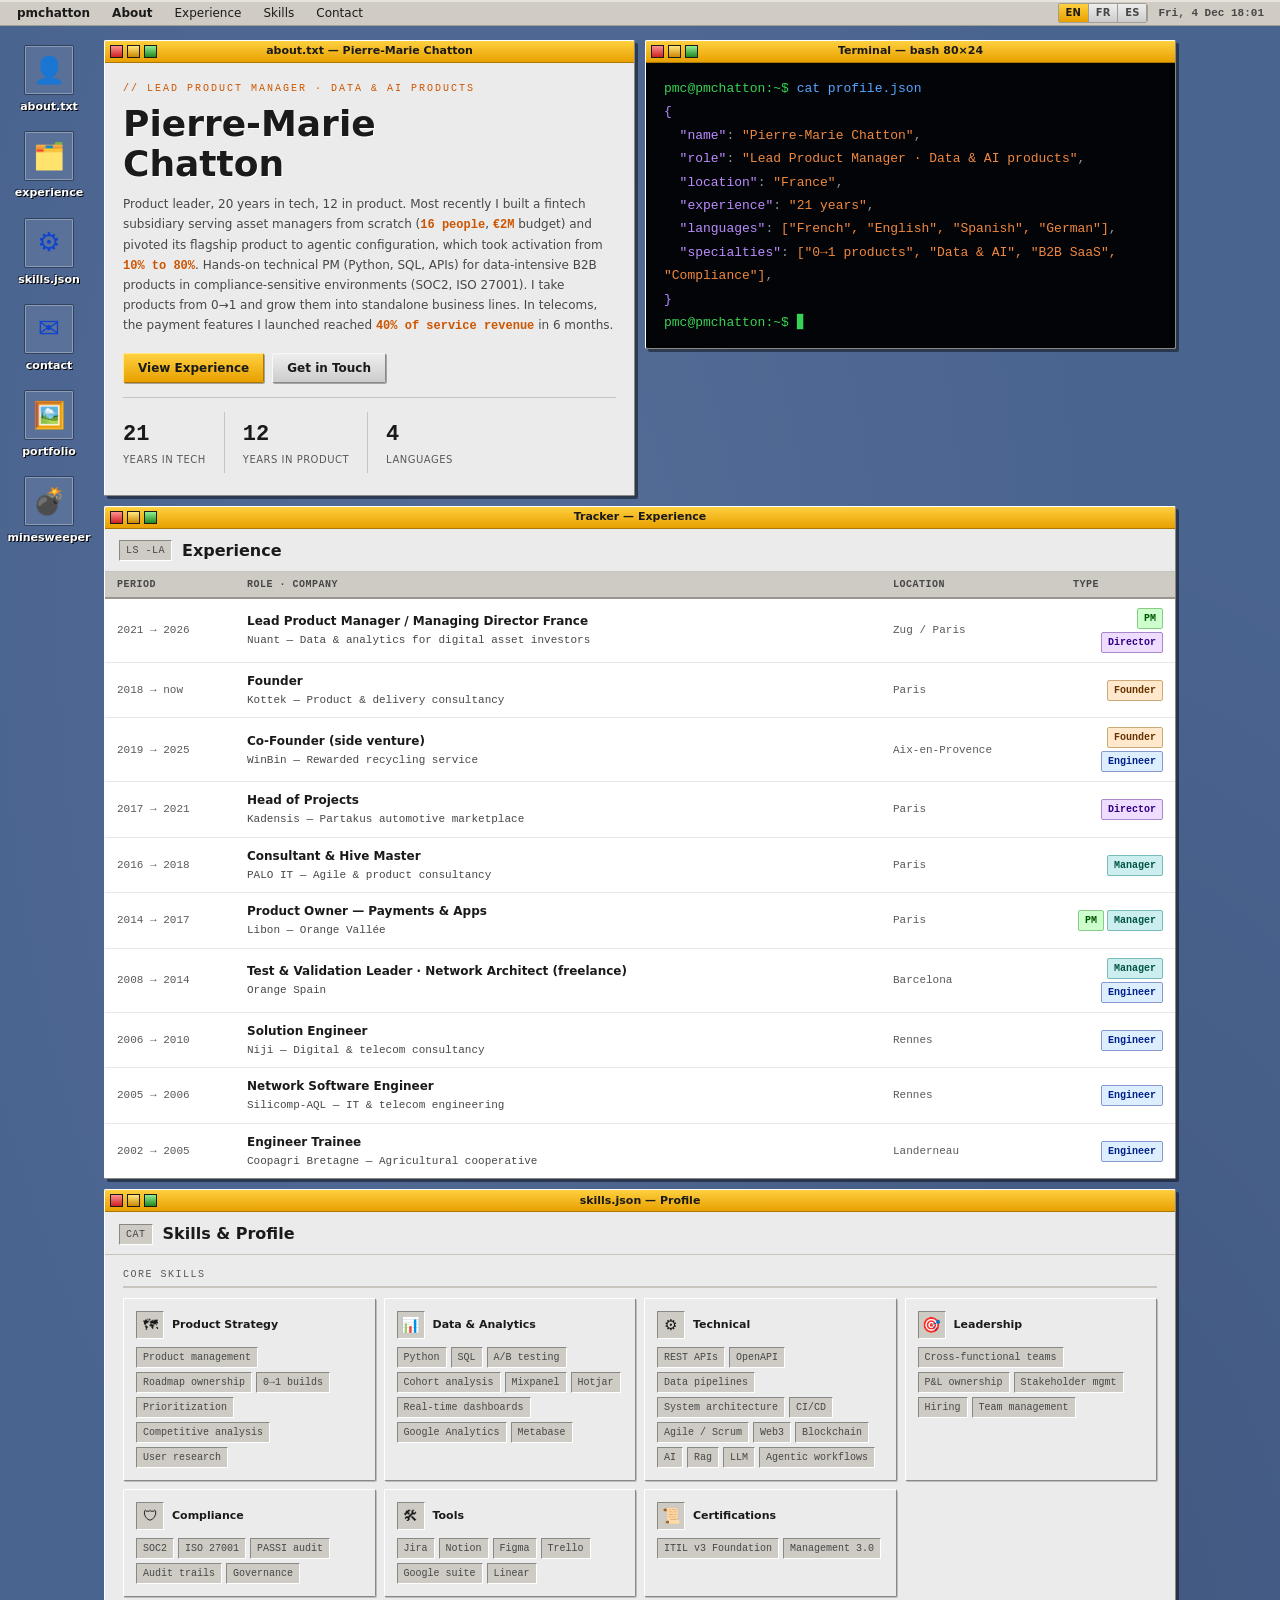
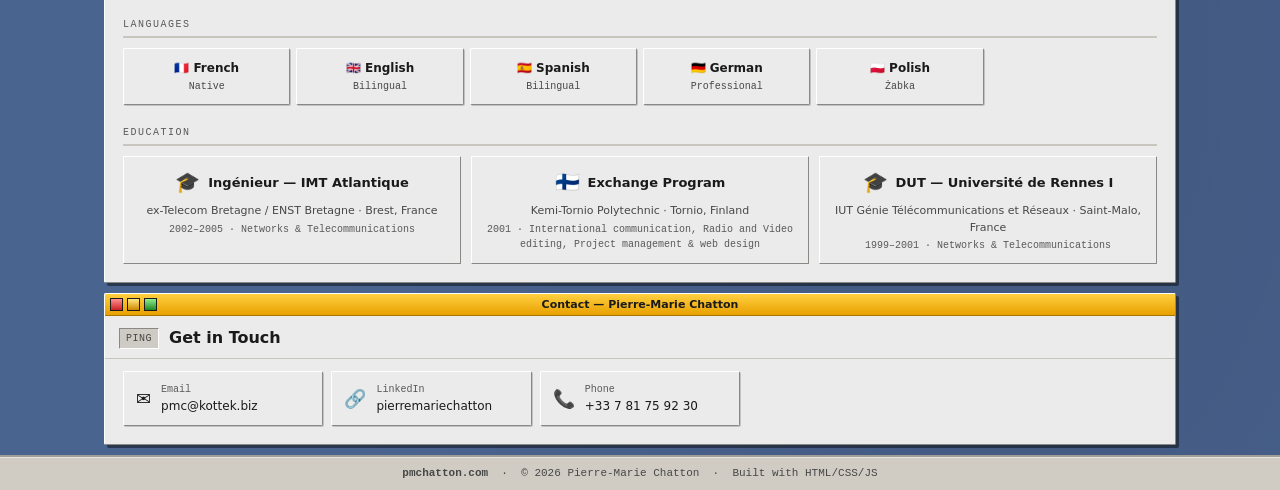
<file: index.html>
<!doctype html>
<html lang="en">
    <head>
        <meta charset="UTF-8" />
        <meta name="viewport" content="width=device-width, initial-scale=1.0" />
        <title>Pierre-Marie Chatton — Lead Product Manager · Data & AI products</title>
        <meta name="description" content="Pierre-Marie Chatton — Product leader, 20 years in tech, 12 in product. Data & AI products, fintech, B2B SaaS, 0→1 builds, SOC2 / ISO 27001." />
        <meta property="og:title" content="Pierre-Marie Chatton — Lead Product Manager · Data & AI products" />
        <meta property="og:description" content="Pierre-Marie Chatton — Product leader, 20 years in tech, 12 in product. Data & AI products, fintech, B2B SaaS, 0→1 builds, SOC2 / ISO 27001." />
        <meta property="og:type" content="website" />
        <meta property="og:url" content="https://pmchatton.com/" />        <link rel="stylesheet" href="css/style.css" />
    </head>
    <body>
        <!-- ── Screen Bar ────────────────────────────────────────── -->
        <nav class="menubar">
            <div class="menubar-left">
                <a href="index.html" class="menu-item active">pmchatton</a>
                <a href="#about" class="menu-item">About</a>
                <a href="#experience" class="menu-item">Experience</a>
                <a href="#skills" class="menu-item">Skills</a>
                <a href="#contact" class="menu-item">Contact</a>
            </div>
            <div class="menubar-right">
                <div class="lang-switcher" id="lang-switcher"></div>
                <span class="menu-clock" id="clock"></span>
            </div>
        </nav>

        <div class="content-wrap">
            <!-- ── Desktop Icons ─────────────────────────────────────── -->
            <div class="desktop-icons">
                <a href="#about" class="desktop-icon">
                    <div class="icon-img">👤</div>
                    <span class="icon-lbl">about.txt</span>
                </a>
                <a href="#experience" class="desktop-icon">
                    <div class="icon-img">🗂️</div>
                    <span class="icon-lbl">experience</span>
                </a>
                <a href="#skills" class="desktop-icon">
                    <div class="icon-img">⚙️</div>
                    <span class="icon-lbl">skills.json</span>
                </a>
                <a href="#contact" class="desktop-icon">
                    <div class="icon-img">✉️</div>
                    <span class="icon-lbl">contact</span>
                </a>
                <a
                    href="portfolio.html"
                    class="desktop-icon"
                    data-open="portfolio-window"
                >
                    <div class="icon-img">🖼️</div>
                    <span class="icon-lbl">portfolio</span>
                </a>
                <a
                    href="minesweeper.html"
                    class="desktop-icon"
                    data-open="msw-window"
                >
                    <div class="icon-img">💣</div>
                    <span class="icon-lbl">minesweeper</span>
                </a>
            </div>

            <!-- ── Hero: two windows on the desktop ─────────────────── -->
            <section class="section hero-section" id="about">
                <div class="hero-intro">
                    <!-- About window -->
                    <div class="window">
                        <div class="window-titlebar">
                            <div class="window-buttons">
                                <span class="btn-close"></span>
                                <span class="btn-minimize"></span>
                                <span class="btn-maximize"></span>
                            </div>
                            <span class="window-title"
                                >about.txt — Pierre-Marie Chatton</span
                            >
                        </div>
                        <div class="window-content">
                            <div class="hero-tagline" id="hero-tagline">
                                // Managing Director · Product Manager · Founder
                            </div>
                            <h1 class="hero-name" id="hero-name">
                                Pierre-Marie<br />Chatton
                            </h1>
                            <div class="hero-role" id="hero-role"></div>
                            <p class="hero-summary" id="hero-summary">
                                20 years building and shipping B2B/SaaS products
                                — from technical expertise to entrepreneurship,
                                with international project management,
                                pre-sales, product management background.
                                Hands-on technical PM (Python, SQL, APIs) with
                                deep experience in data-intensive products and
                                compliance-sensitive environments.
                            </p>
                            <div class="hero-actions">
                                <a href="#experience" class="btn btn-primary"
                                    >View Experience</a
                                >
                                <a href="#contact" class="btn btn-secondary"
                                    >Get in Touch</a
                                >
                            </div>
                            <div class="stats-row" id="stats-row">
                                <div class="stat">
                                    <span class="stat-value">20</span>
                                    <span class="stat-label">Years exp.</span>
                                </div>
                                <div class="stat">
                                    <span class="stat-value">7</span>
                                    <span class="stat-label">Companies</span>
                                </div>
                                <div class="stat">
                                    <span class="stat-value">4</span>
                                    <span class="stat-label">Languages</span>
                                </div>
                            </div>
                        </div>
                    </div>

                    <!-- Terminal window -->
                    <div class="window">
                        <div class="window-titlebar">
                            <div class="window-buttons">
                                <span class="btn-close"></span>
                                <span class="btn-minimize"></span>
                                <span class="btn-maximize"></span>
                            </div>
                            <span class="window-title"
                                >Terminal — bash 80×24</span
                            >
                        </div>
                        <div
                            class="terminal"
                            id="terminal-scroll"
                            style="max-height: 380px; overflow-y: auto"
                        >
                            <div id="terminal-output"></div>
                            <div class="terminal-line" id="terminal-input">
                                <span class="prompt">pmc@pmchatton:~$</span
                                >&nbsp;<span class="cursor-blink">▋</span>
                            </div>
                        </div>
                    </div>
                </div>
            </section>

            <!-- ── Experience window ─────────────────────────────────── -->
            <section class="section" id="experience">
                <div class="window">
                    <div class="window-titlebar">
                        <div class="window-buttons">
                            <span class="btn-close"></span>
                            <span class="btn-minimize"></span>
                            <span class="btn-maximize"></span>
                        </div>
                        <span class="window-title">Tracker — Experience</span>
                    </div>
                    <div class="section-header">
                        <span class="section-tag">ls -la</span>
                        <h2 class="section-title">Experience</h2>
                    </div>
                    <div class="exp-list">
                        <div class="exp-list-header">
                            <span>Period</span>
                            <span>Role · Company</span>
                            <span>Location</span>
                            <span>Type</span>
                        </div>

                        <a href="experience/nuant.html" class="exp-row" data-slug="nuant">
                            <span class="exp-date">2021 → 2026</span>
                            <span class="exp-name-wrap">
                                <span class="exp-title">Lead Product Manager / MD France</span>
                                <span class="exp-company">Nuant — Data &amp; analytics for digital asset investors</span>
                            </span>
                            <span class="exp-location">Zug / Paris</span>
                            <span class="exp-type-wrap"><span class="exp-type type-pm">PM</span><span class="exp-type type-director">Director</span></span>
                        </a>

                        <a href="experience/kottek.html" class="exp-row" data-slug="kottek">
                            <span class="exp-date">2018 → now</span>
                            <span class="exp-name-wrap">
                                <span class="exp-title">Founder</span>
                                <span class="exp-company">Kottek — Product &amp; delivery consultancy</span>
                            </span>
                            <span class="exp-location">Paris</span>
                            <span class="exp-type-wrap"><span class="exp-type type-founder">Founder</span></span>
                        </a>

                        <a href="experience/winbin.html" class="exp-row" data-slug="winbin">
                            <span class="exp-date">2019 → 2025</span>
                            <span class="exp-name-wrap">
                                <span class="exp-title">Co-Founder (side venture)</span>
                                <span class="exp-company">WinBin — Rewarded recycling service</span>
                            </span>
                            <span class="exp-location">Aix-en-Provence</span>
                            <span class="exp-type-wrap"><span class="exp-type type-founder">Founder</span><span class="exp-type type-engineer">Engineer</span></span>
                        </a>

                        <a href="experience/partakus.html" class="exp-row" data-slug="partakus">
                            <span class="exp-date">2017 → 2021</span>
                            <span class="exp-name-wrap">
                                <span class="exp-title">Head of Projects</span>
                                <span class="exp-company">Kadensis — Partakus automotive marketplace</span>
                            </span>
                            <span class="exp-location">Paris</span>
                            <span class="exp-type-wrap"><span class="exp-type type-director">Director</span></span>
                        </a>

                        <a href="experience/palo-it.html" class="exp-row" data-slug="palo-it">
                            <span class="exp-date">2016 → 2018</span>
                            <span class="exp-name-wrap">
                                <span class="exp-title">Consultant &amp; Hive Master</span>
                                <span class="exp-company">PALO IT — Agile &amp; product consultancy</span>
                            </span>
                            <span class="exp-location">Paris</span>
                            <span class="exp-type-wrap"><span class="exp-type type-manager">Manager</span></span>
                        </a>

                        <a href="experience/libon.html" class="exp-row" data-slug="libon">
                            <span class="exp-date">2014 → 2017</span>
                            <span class="exp-name-wrap">
                                <span class="exp-title">Product Owner — Payments &amp; Apps</span>
                                <span class="exp-company">Libon — Orange Vallée</span>
                            </span>
                            <span class="exp-location">Paris</span>
                            <span class="exp-type-wrap"><span class="exp-type type-pm">PM</span><span class="exp-type type-manager">Manager</span></span>
                        </a>

                        <a href="experience/orange-spain.html" class="exp-row" data-slug="orange-spain">
                            <span class="exp-date">2008 → 2014</span>
                            <span class="exp-name-wrap">
                                <span class="exp-title">Test &amp; Validation Leader · Network Architect</span>
                                <span class="exp-company">Orange Spain</span>
                            </span>
                            <span class="exp-location">Barcelona</span>
                            <span class="exp-type-wrap"><span class="exp-type type-manager">Manager</span><span class="exp-type type-engineer">Engineer</span></span>
                        </a>

                        <a href="experience/niji.html" class="exp-row" data-slug="niji">
                            <span class="exp-date">2006 → 2010</span>
                            <span class="exp-name-wrap">
                                <span class="exp-title">Solution Engineer</span>
                                <span class="exp-company">Niji — Digital &amp; telecom consultancy</span>
                            </span>
                            <span class="exp-location">Rennes</span>
                            <span class="exp-type-wrap"><span class="exp-type type-engineer">Engineer</span></span>
                        </a>

                        <a href="experience/silicomp.html" class="exp-row" data-slug="silicomp">
                            <span class="exp-date">2005 → 2006</span>
                            <span class="exp-name-wrap">
                                <span class="exp-title">Network Software Engineer</span>
                                <span class="exp-company">Silicomp-AQL — IT &amp; telecom engineering</span>
                            </span>
                            <span class="exp-location">Rennes</span>
                            <span class="exp-type-wrap"><span class="exp-type type-engineer">Engineer</span></span>
                        </a>

                        <a href="experience/coopagri.html" class="exp-row" data-slug="coopagri">
                            <span class="exp-date">2002 → 2005</span>
                            <span class="exp-name-wrap">
                                <span class="exp-title">Engineer Trainee</span>
                                <span class="exp-company">Coopagri Bretagne — Agricultural cooperative</span>
                            </span>
                            <span class="exp-location">Landerneau</span>
                            <span class="exp-type-wrap"><span class="exp-type type-engineer">Engineer</span></span>
                        </a>
                    </div>
                </div>
            </section>

            <!-- ── Skills window ─────────────────────────────────────── -->
            <section class="section" id="skills">
                <div class="window">
                    <div class="window-titlebar">
                        <div class="window-buttons">
                            <span class="btn-close"></span>
                            <span class="btn-minimize"></span>
                            <span class="btn-maximize"></span>
                        </div>
                        <span class="window-title">skills.json — Profile</span>
                    </div>

                    <div class="section-header">
                        <span class="section-tag">cat</span>
                        <h2 class="section-title">Skills &amp; Profile</h2>
                    </div>

                    <div class="window-content" style="padding-top: 12px">
                        <div class="section-sub" style="margin-bottom: 10px">Core Skills</div>
                        <div class="skills-grid" id="skills-grid"></div>

                        <div class="section-sub" style="margin-top: 20px; margin-bottom: 10px">Languages</div>
                        <div class="lang-grid" id="lang-grid"></div>

                        <div class="section-sub" style="margin-top: 20px; margin-bottom: 10px">Education</div>
                        <div id="education-block"></div>
                    </div>
                </div>
            </section>

            <!-- ── Contact window ────────────────────────────────────── -->
            <section class="section" id="contact">
                <div class="window">
                    <div class="window-titlebar">
                        <div class="window-buttons">
                            <span class="btn-close"></span>
                            <span class="btn-minimize"></span>
                            <span class="btn-maximize"></span>
                        </div>
                        <span class="window-title"
                            >Contact — Pierre-Marie Chatton</span
                        >
                    </div>
                    <div class="section-header">
                        <span class="section-tag">ping</span>
                        <h2 class="section-title">Get in Touch</h2>
                    </div>
                    <div class="window-content" style="padding-top: 12px">
                        <div class="contact-grid">
                            <a
                                href="mailto:pmc@kottek.biz"
                                class="contact-item"
                            >
                                <span class="contact-icon">✉️</span>
                                <div>
                                    <div class="contact-label">Email</div>
                                    <div class="contact-value">
                                        pmc@kottek.biz
                                    </div>
                                </div>
                            </a>
                            <a
                                href="https://www.linkedin.com/in/pierremariechatton/"
                                target="_blank"
                                rel="noopener"
                                class="contact-item"
                            >
                                <span class="contact-icon">🔗</span>
                                <div>
                                    <div class="contact-label">LinkedIn</div>
                                    <div class="contact-value">
                                        pierremariechatton
                                    </div>
                                </div>
                            </a>
                            <a href="tel:+33781759230" class="contact-item">
                                <span class="contact-icon">📞</span>
                                <div>
                                    <div class="contact-label">Phone</div>
                                    <div class="contact-value">
                                        +33 7 81 75 92 30
                                    </div>
                                </div>
                            </a>
                        </div>
                    </div>
                </div>
            </section>
        </div>
        <!-- /content-wrap -->

        <footer>
            <span style="font-weight: bold">pmchatton.com</span>
            &nbsp;·&nbsp; &copy; 2026 Pierre-Marie Chatton &nbsp;·&nbsp; Built
            with HTML/CSS/JS 
        </footer>

        <script src="js/content.js"></script>
        <script src="js/main.js"></script>

        <!-- ── Portfolio floating window ──────────────────────── -->
        <div class="window floating" id="portfolio-window" style="position:fixed; display:none; width:480px;">
            <div class="window-titlebar">
                <div class="window-buttons">
                    <span class="btn-close"></span>
                    <span class="btn-minimize"></span>
                    <span class="btn-maximize"></span>
                </div>
                <span class="window-title">portfolio.json — Projects</span>
            </div>
            <div class="section-header">
                <span class="section-tag">ls</span>
                <h1 class="section-title">Portfolio</h1>
            </div>
            <div class="window-content" style="padding-top: 12px">
                <div class="portfolio-grid" id="portfolio-grid"></div>
            </div>
        </div>

        <!-- ── Minesweeper floating window ───────────────────── -->
        <div class="window floating" id="msw-window" style="position:fixed; display:none;">
            <div class="window-titlebar">
                <div class="window-buttons">
                    <span class="btn-close"></span>
                    <span class="btn-minimize"></span>
                    <span class="btn-maximize"></span>
                </div>
                <span class="window-title">Minesweeper</span>
            </div>
            <div class="msw-diff">
                <button id="msw-diff-beginner" class="active" onclick="mswSetDifficulty('beginner')">Beginner</button>
                <button id="msw-diff-intermediate" onclick="mswSetDifficulty('intermediate')">Intermediate</button>
                <button id="msw-diff-expert" onclick="mswSetDifficulty('expert')">Expert</button>
            </div>
            <div class="msw-toolbar">
                <div class="msw-lcd" id="msw-mine-count">010</div>
                <button class="msw-face" id="msw-face" onclick="mswNewGame()">🙂</button>
                <div class="msw-lcd" id="msw-timer">000</div>
            </div>
            <div class="msw-best" id="msw-best">Best: --</div>
            <div class="msw-grid" id="msw-grid"></div>
        </div>

        <script>
        (function () {
            var DIFF = {
                beginner:     { rows: 9,  cols: 9,  mines: 10 },
                intermediate: { rows: 16, cols: 16, mines: 40 },
                expert:       { rows: 16, cols: 30, mines: 99 },
            };
            var d = 'beginner', cfg = DIFF[d];
            var board, revealed, flagged;
            var gameOver, gameWon, firstClick;
            var timerInterval, seconds, minesLeft;

            function init() {
                clearInterval(timerInterval);
                seconds = 0; minesLeft = cfg.mines;
                gameOver = false; gameWon = false; firstClick = true;
                board    = mk2d(cfg.rows, cfg.cols, 0);
                revealed = mk2d(cfg.rows, cfg.cols, false);
                flagged  = mk2d(cfg.rows, cfg.cols, false);
                face('🙂'); lcd('msw-mine-count', minesLeft); lcd('msw-timer', 0);
                showBest();
                render();
            }
            function mk2d(r, c, v) {
                return Array.from({length: r}, function() { return Array(c).fill(v); });
            }
            function neighbors(r, c, fn) {
                for (var dr = -1; dr <= 1; dr++)
                    for (var dc = -1; dc <= 1; dc++) {
                        if (dr === 0 && dc === 0) continue;
                        var nr = r+dr, nc = c+dc;
                        if (nr >= 0 && nr < cfg.rows && nc >= 0 && nc < cfg.cols) fn(nr, nc);
                    }
            }
            function placeMines(fr, fc) {
                var safe = new Set();
                neighbors(fr, fc, function(nr, nc) { safe.add(nr*cfg.cols+nc); });
                safe.add(fr*cfg.cols+fc);
                var placed = 0;
                while (placed < cfg.mines) {
                    var r = Math.floor(Math.random()*cfg.rows);
                    var c = Math.floor(Math.random()*cfg.cols);
                    if (board[r][c] !== -1 && !safe.has(r*cfg.cols+c)) { board[r][c] = -1; placed++; }
                }
                for (var r2 = 0; r2 < cfg.rows; r2++)
                    for (var c2 = 0; c2 < cfg.cols; c2++) {
                        if (board[r2][c2] === -1) continue;
                        var n = 0;
                        neighbors(r2, c2, function(nr, nc) { if (board[nr][nc] === -1) n++; });
                        board[r2][c2] = n;
                    }
            }
            function flood(r, c) {
                if (r < 0 || r >= cfg.rows || c < 0 || c >= cfg.cols) return;
                if (revealed[r][c] || flagged[r][c]) return;
                revealed[r][c] = true;
                if (board[r][c] === 0) neighbors(r, c, flood);
            }
            function click(r, c) {
                if (gameOver || gameWon || revealed[r][c] || flagged[r][c]) return;
                if (firstClick) {
                    firstClick = false;
                    placeMines(r, c);
                    timerInterval = setInterval(function() { seconds = Math.min(seconds+1, 999); lcd('msw-timer', seconds); }, 1000);
                }
                if (board[r][c] === -1) { revealed[r][c] = true; boom(r, c); return; }
                flood(r, c);
                checkWin();
                render();
            }
            function boom() {
                gameOver = true; clearInterval(timerInterval); face('😵');
                for (var r = 0; r < cfg.rows; r++)
                    for (var c = 0; c < cfg.cols; c++)
                        if (board[r][c] === -1) revealed[r][c] = true;
                render();
            }
            function rclick(e, r, c) {
                e.preventDefault();
                if (gameOver || gameWon || revealed[r][c]) return;
                flagged[r][c] = !flagged[r][c];
                minesLeft += flagged[r][c] ? -1 : 1;
                lcd('msw-mine-count', minesLeft);
                render();
            }
            function chord(r, c) {
                if (!revealed[r][c] || board[r][c] <= 0) return;
                var flags = 0;
                neighbors(r, c, function(nr, nc) { if (flagged[nr][nc]) flags++; });
                if (flags !== board[r][c]) return;
                var exploded = false;
                neighbors(r, c, function(nr, nc) {
                    if (revealed[nr][nc] || flagged[nr][nc]) return;
                    if (board[nr][nc] === -1) { revealed[nr][nc] = true; exploded = true; }
                    else flood(nr, nc);
                });
                if (exploded) { boom(); } else { checkWin(); render(); }
            }
            function bestKey() { return 'msw_best_' + d; }
            function getBest() { var v = parseInt(localStorage.getItem(bestKey())); return isNaN(v) ? null : v; }
            function showBest() {
                var el = document.getElementById('msw-best');
                if (!el) return;
                var b = getBest();
                el.textContent = b !== null ? 'Best: ' + b + 's' : 'Best: --';
            }
            function checkWin() {
                for (var r = 0; r < cfg.rows; r++)
                    for (var c = 0; c < cfg.cols; c++)
                        if (!revealed[r][c] && board[r][c] !== -1) return;
                gameWon = true; clearInterval(timerInterval); face('😎');
                for (var r2 = 0; r2 < cfg.rows; r2++)
                    for (var c2 = 0; c2 < cfg.cols; c2++)
                        if (board[r2][c2] === -1) flagged[r2][c2] = true;
                minesLeft = 0; lcd('msw-mine-count', 0);
                var prev = getBest();
                if (prev === null || seconds < prev) {
                    localStorage.setItem(bestKey(), seconds);
                    showBest();
                }
            }
            function render() {
                var grid = document.getElementById('msw-grid');
                grid.style.gridTemplateColumns = 'repeat('+cfg.cols+', 22px)';
                grid.innerHTML = '';
                for (var r = 0; r < cfg.rows; r++)
                    for (var c = 0; c < cfg.cols; c++) {
                        var cell = document.createElement('div');
                        cell.className = 'msw-cell';
                        (function(R, C) {
                            cell.addEventListener('click', function() {
                                if (revealed[R][C]) chord(R, C); else click(R, C);
                            });
                            cell.addEventListener('contextmenu', function(e) { rclick(e, R, C); });
                        })(r, c);
                        if (revealed[r][c]) {
                            if (board[r][c] === -1) { cell.classList.add('mine-hit'); cell.textContent = '💣'; }
                            else {
                                cell.classList.add('revealed');
                                if (board[r][c] > 0) { cell.textContent = board[r][c]; cell.classList.add('msw-n'+board[r][c]); }
                            }
                        } else if (flagged[r][c]) {
                            cell.classList.add('flagged'); cell.textContent = '🚩';
                        } else {
                            cell.classList.add('hidden');
                        }
                        grid.appendChild(cell);
                    }
            }
            function face(e) { var el = document.getElementById('msw-face'); if (el) el.textContent = e; }
            function lcd(id, n) {
                var el = document.getElementById(id); if (!el) return;
                var v = Math.max(-99, Math.min(999, n));
                el.textContent = v < 0 ? '-'+String(Math.abs(v)).padStart(2,'0') : String(v).padStart(3,'0');
            }

            window.mswSetDifficulty = function(diff) {
                d = diff; cfg = DIFF[d];
                document.querySelectorAll('.msw-diff button').forEach(function(b) { b.classList.remove('active'); });
                var btn = document.getElementById('msw-diff-'+d);
                if (btn) btn.classList.add('active');
                init();
            };
            window.mswNewGame = init;

            document.addEventListener('DOMContentLoaded', init);
        })();
        </script>
    </body>
</html>
</file>
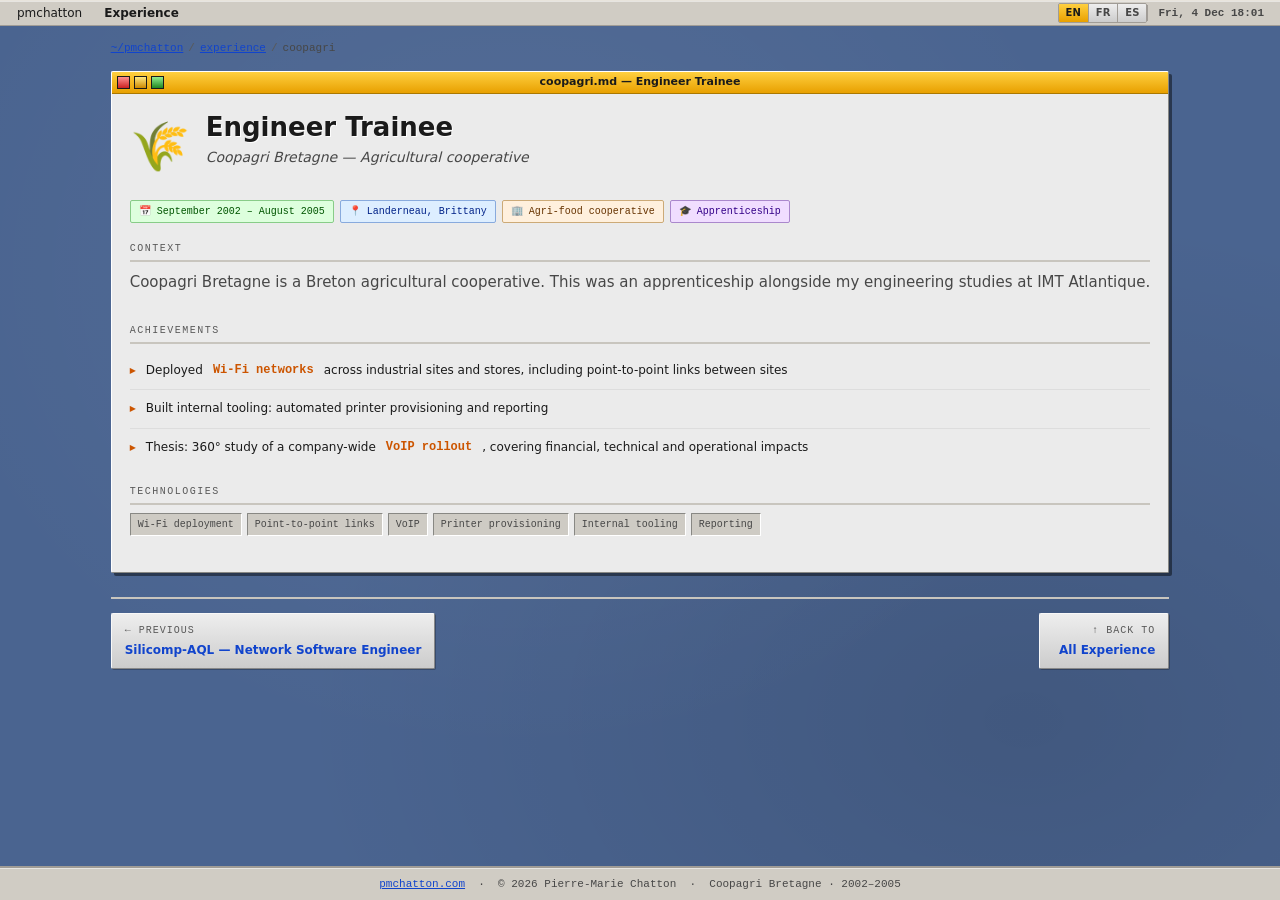
<file: experience/coopagri.html>
<!DOCTYPE html>
<html lang="en">
<head>
  <meta charset="UTF-8">
  <meta name="viewport" content="width=device-width, initial-scale=1.0">
  <title>Coopagri Bretagne — Pierre-Marie Chatton</title>
  <meta name="description" content="Engineer Trainee at Coopagri Bretagne (apprenticeship). Landerneau, 2002–2005.">  <link rel="stylesheet" href="../css/style.css">
</head>
<body>

<script>window.EXP_SLUG = 'coopagri';</script>

<nav class="menubar">
  <div class="menubar-left">
    <a href="../index.html" class="menu-item">pmchatton</a>
    <a href="../index.html#experience" class="menu-item active">Experience</a>
  </div>
  <div class="menubar-right">
    <div class="lang-switcher" id="lang-switcher"></div>
    <span class="menu-clock" id="clock"></span>
  </div>
</nav>

<div class="content-wrap">
  <section class="section">

    <div class="breadcrumb">
      <a href="../index.html">~/pmchatton</a>
      <span class="breadcrumb-sep">/</span>
      <a href="../index.html#experience">experience</a>
      <span class="breadcrumb-sep">/</span>
      <span>coopagri</span>
    </div>

    <div class="window">
      <div class="window-titlebar">
        <div class="window-buttons">
          <span class="btn-close"></span>
          <span class="btn-minimize"></span>
          <span class="btn-maximize"></span>
        </div>
        <span class="window-title" id="exp-window-title">coopagri.md</span>
      </div>

      <div class="window-content">

        <div style="display:flex;align-items:center;gap:16px;margin-bottom:20px">
          <div style="font-size:48px;line-height:1" id="exp-emoji"></div>
          <div>
            <h1 class="exp-detail-title" id="exp-title"></h1>
            <div class="exp-detail-company" id="exp-company"></div>
          </div>
        </div>

        <div class="exp-meta-row" id="exp-pills"></div>

        <div class="section-sub" id="exp-context-label">Context</div>
        <p style="color:var(--color-text-muted);font-size:15px;line-height:1.7;margin-bottom:28px" id="exp-context"></p>

        <div class="section-sub" id="exp-achievements-label">Achievements</div>
        <ul class="exp-achievements" id="exp-achievements"></ul>

        <div id="exp-clients-block" style="display:none">
          <div class="section-sub" id="exp-clients-label">Key Clients</div>
          <div class="tech-tags" id="exp-clients"></div>
        </div>

        <div class="section-sub" id="exp-stack-label">Stack &amp; Tools</div>
        <div class="tech-tags" id="exp-stack"></div>

        <div id="exp-metrics-block">
          <div class="section-sub" id="exp-metrics-label">Key Metrics</div>
          <div class="metric-grid" id="exp-metrics"></div>
        </div>

      </div>
    </div><!-- /window -->

    <div class="exp-nav">
      <a id="exp-nav-prev" href="#" class="exp-nav-link">
        <span class="exp-nav-direction" id="exp-nav-prev-dir">← Previous</span>
        <span class="exp-nav-title" id="exp-nav-prev-label"></span>
      </a>
      <a id="exp-nav-next" href="#" class="exp-nav-link exp-nav-right">
        <span class="exp-nav-direction" id="exp-nav-next-dir">Next →</span>
        <span class="exp-nav-title" id="exp-nav-next-label"></span>
      </a>
    </div>

  </section>
</div>

<footer>
  <a href="../index.html">pmchatton.com</a> &nbsp;·&nbsp; &copy; 2026 Pierre-Marie Chatton &nbsp;·&nbsp; <span id="exp-footer-company"></span>
</footer>

<script src="../js/content.js"></script>
<script src="../js/main.js"></script>
</body>
</html>
</file>
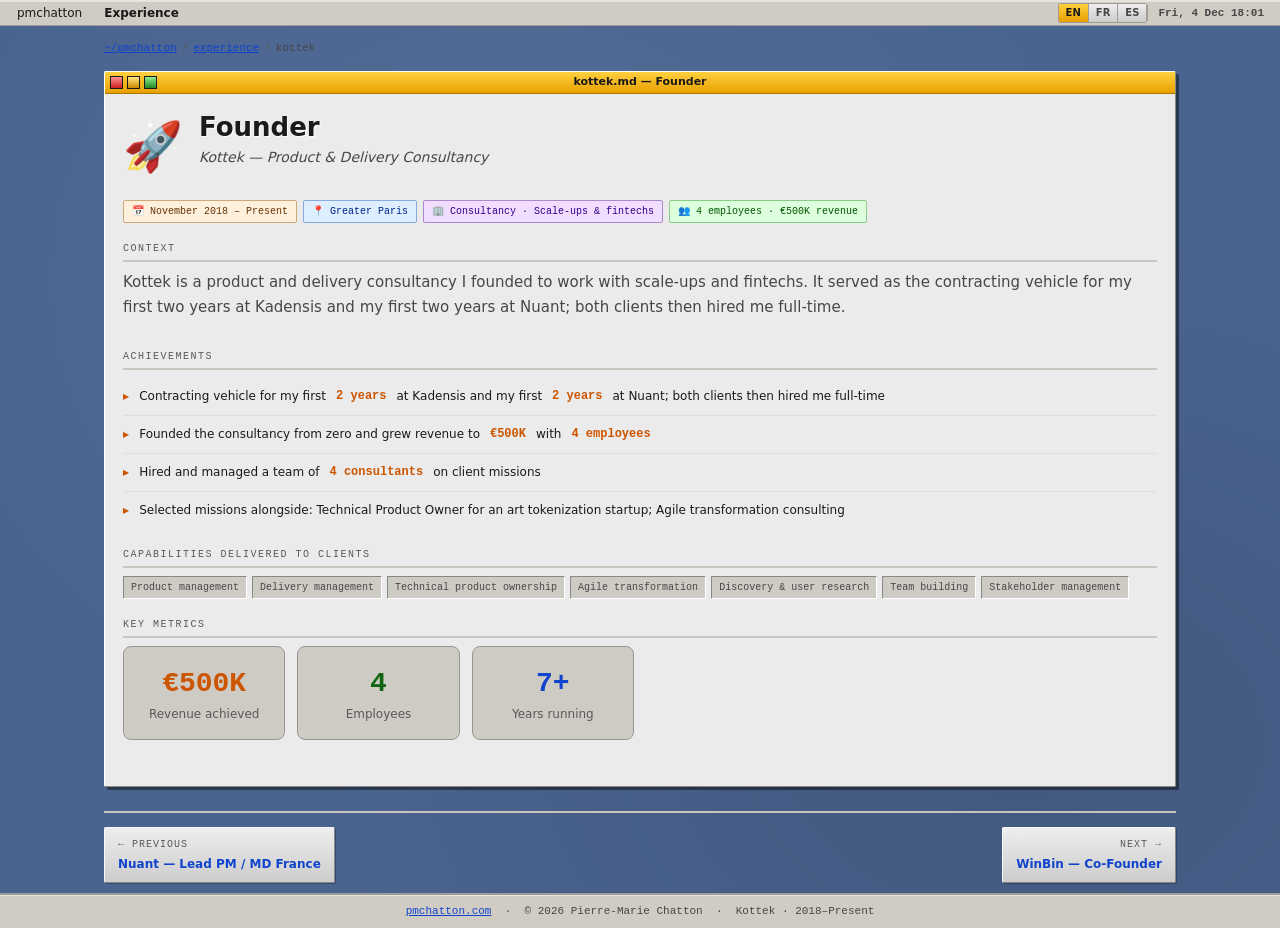
<file: experience/kottek.html>
<!DOCTYPE html>
<html lang="en">
<head>
  <meta charset="UTF-8">
  <meta name="viewport" content="width=device-width, initial-scale=1.0">
  <title>Kottek — Pierre-Marie Chatton</title>
  <meta name="description" content="Founder of Kottek — product & delivery consultancy for scale-ups and fintechs. Paris, 2018–present.">  <link rel="stylesheet" href="../css/style.css">
</head>
<body>

<script>window.EXP_SLUG = 'kottek';</script>

<nav class="menubar">
  <div class="menubar-left">
    <a href="../index.html" class="menu-item">pmchatton</a>
    <a href="../index.html#experience" class="menu-item active">Experience</a>
  </div>
  <div class="menubar-right">
    <div class="lang-switcher" id="lang-switcher"></div>
    <span class="menu-clock" id="clock"></span>
  </div>
</nav>

<div class="content-wrap">
  <section class="section">

    <div class="breadcrumb">
      <a href="../index.html">~/pmchatton</a>
      <span class="breadcrumb-sep">/</span>
      <a href="../index.html#experience">experience</a>
      <span class="breadcrumb-sep">/</span>
      <span>kottek</span>
    </div>

    <div class="window">
      <div class="window-titlebar">
        <div class="window-buttons">
          <span class="btn-close"></span>
          <span class="btn-minimize"></span>
          <span class="btn-maximize"></span>
        </div>
        <span class="window-title" id="exp-window-title">kottek.md</span>
      </div>

      <div class="window-content">

        <div style="display:flex;align-items:center;gap:16px;margin-bottom:20px">
          <div style="font-size:48px;line-height:1" id="exp-emoji"></div>
          <div>
            <h1 class="exp-detail-title" id="exp-title"></h1>
            <div class="exp-detail-company" id="exp-company"></div>
          </div>
        </div>

        <div class="exp-meta-row" id="exp-pills"></div>

        <div class="section-sub" id="exp-context-label">Context</div>
        <p style="color:var(--color-text-muted);font-size:15px;line-height:1.7;margin-bottom:28px" id="exp-context"></p>

        <div class="section-sub" id="exp-achievements-label">Achievements</div>
        <ul class="exp-achievements" id="exp-achievements"></ul>

        <div id="exp-clients-block" style="display:none">
          <div class="section-sub" id="exp-clients-label">Key Clients</div>
          <div class="tech-tags" id="exp-clients"></div>
        </div>

        <div class="section-sub" id="exp-stack-label">Stack &amp; Tools</div>
        <div class="tech-tags" id="exp-stack"></div>

        <div id="exp-metrics-block">
          <div class="section-sub" id="exp-metrics-label">Key Metrics</div>
          <div class="metric-grid" id="exp-metrics"></div>
        </div>

      </div>
    </div>

    <div class="exp-nav">
      <a id="exp-nav-prev" href="#" class="exp-nav-link">
        <span class="exp-nav-direction" id="exp-nav-prev-dir">← Previous</span>
        <span class="exp-nav-title" id="exp-nav-prev-label"></span>
      </a>
      <a id="exp-nav-next" href="#" class="exp-nav-link exp-nav-right">
        <span class="exp-nav-direction" id="exp-nav-next-dir">Next →</span>
        <span class="exp-nav-title" id="exp-nav-next-label"></span>
      </a>
    </div>

  </section>
</div>

<footer>
  <a href="../index.html">pmchatton.com</a> &nbsp;·&nbsp; &copy; 2026 Pierre-Marie Chatton &nbsp;·&nbsp; <span id="exp-footer-company"></span>
</footer>

<script src="../js/content.js"></script>
<script src="../js/main.js"></script>
</body>
</html>
</file>
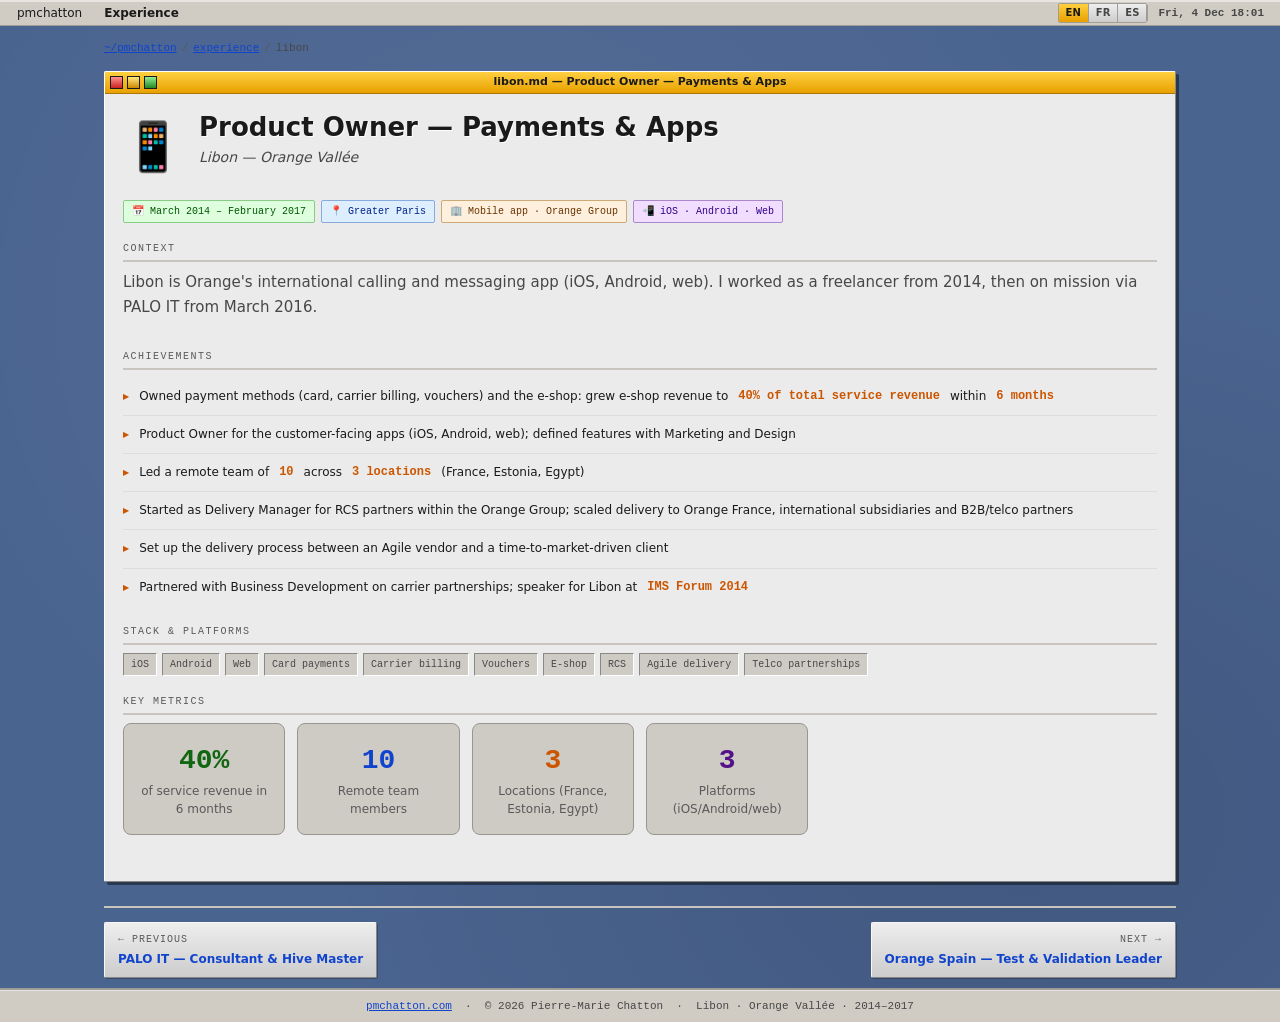
<file: experience/libon.html>
<!DOCTYPE html>
<html lang="en">
<head>
  <meta charset="UTF-8">
  <meta name="viewport" content="width=device-width, initial-scale=1.0">
  <title>Libon (Orange Group) — Pierre-Marie Chatton</title>
  <meta name="description" content="Product Owner — Payments & Apps at Libon (Orange Vallée). Paris, 2014–2017.">  <link rel="stylesheet" href="../css/style.css">
</head>
<body>

<script>window.EXP_SLUG = 'libon';</script>

<nav class="menubar">
  <div class="menubar-left">
    <a href="../index.html" class="menu-item">pmchatton</a>
    <a href="../index.html#experience" class="menu-item active">Experience</a>
  </div>
  <div class="menubar-right">
    <div class="lang-switcher" id="lang-switcher"></div>
    <span class="menu-clock" id="clock"></span>
  </div>
</nav>

<div class="content-wrap">
  <section class="section">

    <div class="breadcrumb">
      <a href="../index.html">~/pmchatton</a>
      <span class="breadcrumb-sep">/</span>
      <a href="../index.html#experience">experience</a>
      <span class="breadcrumb-sep">/</span>
      <span>libon</span>
    </div>

    <div class="window">
      <div class="window-titlebar">
        <div class="window-buttons">
          <span class="btn-close"></span>
          <span class="btn-minimize"></span>
          <span class="btn-maximize"></span>
        </div>
        <span class="window-title" id="exp-window-title">libon.md</span>
      </div>

      <div class="window-content">

        <div style="display:flex;align-items:center;gap:16px;margin-bottom:20px">
          <div style="font-size:48px;line-height:1" id="exp-emoji"></div>
          <div>
            <h1 class="exp-detail-title" id="exp-title"></h1>
            <div class="exp-detail-company" id="exp-company"></div>
          </div>
        </div>

        <div class="exp-meta-row" id="exp-pills"></div>

        <div class="section-sub" id="exp-context-label">Context</div>
        <p style="color:var(--color-text-muted);font-size:15px;line-height:1.7;margin-bottom:28px" id="exp-context"></p>

        <div class="section-sub" id="exp-achievements-label">Achievements</div>
        <ul class="exp-achievements" id="exp-achievements"></ul>

        <div id="exp-clients-block" style="display:none">
          <div class="section-sub" id="exp-clients-label">Key Clients</div>
          <div class="tech-tags" id="exp-clients"></div>
        </div>

        <div class="section-sub" id="exp-stack-label">Stack &amp; Tools</div>
        <div class="tech-tags" id="exp-stack"></div>

        <div id="exp-metrics-block">
          <div class="section-sub" id="exp-metrics-label">Key Metrics</div>
          <div class="metric-grid" id="exp-metrics"></div>
        </div>

      </div>
    </div>

    <div class="exp-nav">
      <a id="exp-nav-prev" href="#" class="exp-nav-link">
        <span class="exp-nav-direction" id="exp-nav-prev-dir">← Previous</span>
        <span class="exp-nav-title" id="exp-nav-prev-label"></span>
      </a>
      <a id="exp-nav-next" href="#" class="exp-nav-link exp-nav-right">
        <span class="exp-nav-direction" id="exp-nav-next-dir">Next →</span>
        <span class="exp-nav-title" id="exp-nav-next-label"></span>
      </a>
    </div>

  </section>
</div>

<footer>
  <a href="../index.html">pmchatton.com</a> &nbsp;·&nbsp; &copy; 2026 Pierre-Marie Chatton &nbsp;·&nbsp; <span id="exp-footer-company"></span>
</footer>

<script src="../js/content.js"></script>
<script src="../js/main.js"></script>
</body>
</html>
</file>
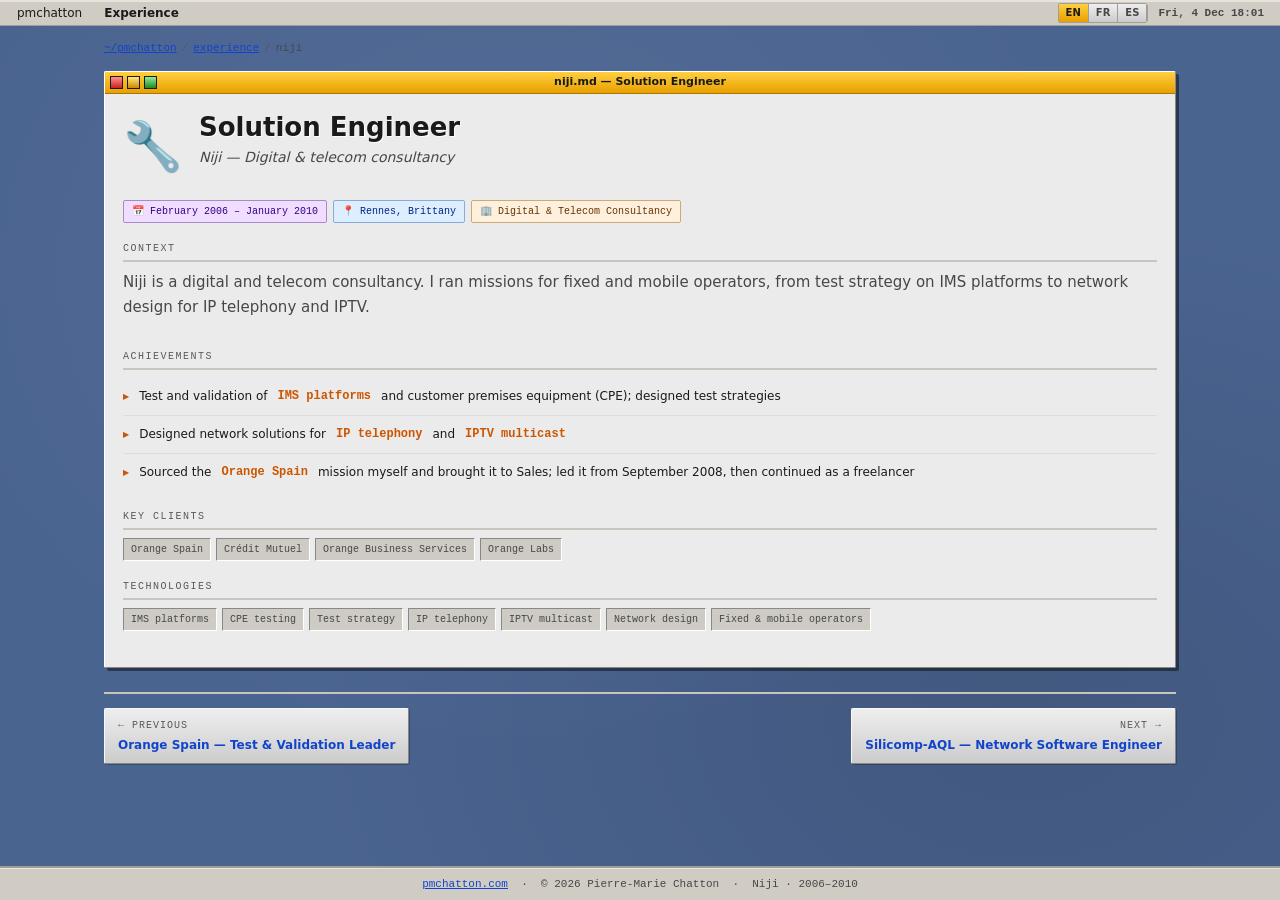
<file: experience/niji.html>
<!DOCTYPE html>
<html lang="en">
<head>
  <meta charset="UTF-8">
  <meta name="viewport" content="width=device-width, initial-scale=1.0">
  <title>Niji — Pierre-Marie Chatton</title>
  <meta name="description" content="Solution Engineer at Niji — digital & telecom consultancy. Rennes, 2006–2010.">  <link rel="stylesheet" href="../css/style.css">
</head>
<body>

<script>window.EXP_SLUG = 'niji';</script>

<nav class="menubar">
  <div class="menubar-left">
    <a href="../index.html" class="menu-item">pmchatton</a>
    <a href="../index.html#experience" class="menu-item active">Experience</a>
  </div>
  <div class="menubar-right">
    <div class="lang-switcher" id="lang-switcher"></div>
    <span class="menu-clock" id="clock"></span>
  </div>
</nav>

<div class="content-wrap">
  <section class="section">

    <div class="breadcrumb">
      <a href="../index.html">~/pmchatton</a>
      <span class="breadcrumb-sep">/</span>
      <a href="../index.html#experience">experience</a>
      <span class="breadcrumb-sep">/</span>
      <span>niji</span>
    </div>

    <div class="window">
      <div class="window-titlebar">
        <div class="window-buttons">
          <span class="btn-close"></span>
          <span class="btn-minimize"></span>
          <span class="btn-maximize"></span>
        </div>
        <span class="window-title" id="exp-window-title">niji.md</span>
      </div>

      <div class="window-content">

        <div style="display:flex;align-items:center;gap:16px;margin-bottom:20px">
          <div style="font-size:48px;line-height:1" id="exp-emoji"></div>
          <div>
            <h1 class="exp-detail-title" id="exp-title"></h1>
            <div class="exp-detail-company" id="exp-company"></div>
          </div>
        </div>

        <div class="exp-meta-row" id="exp-pills"></div>

        <div class="section-sub" id="exp-context-label">Context</div>
        <p style="color:var(--color-text-muted);font-size:15px;line-height:1.7;margin-bottom:28px" id="exp-context"></p>

        <div class="section-sub" id="exp-achievements-label">Achievements</div>
        <ul class="exp-achievements" id="exp-achievements"></ul>

        <div id="exp-clients-block" style="display:none">
          <div class="section-sub" id="exp-clients-label">Key Clients</div>
          <div class="tech-tags" id="exp-clients"></div>
        </div>

        <div class="section-sub" id="exp-stack-label">Stack &amp; Tools</div>
        <div class="tech-tags" id="exp-stack"></div>

        <div id="exp-metrics-block">
          <div class="section-sub" id="exp-metrics-label">Key Metrics</div>
          <div class="metric-grid" id="exp-metrics"></div>
        </div>

      </div>
    </div>

    <div class="exp-nav">
      <a id="exp-nav-prev" href="#" class="exp-nav-link">
        <span class="exp-nav-direction" id="exp-nav-prev-dir">← Previous</span>
        <span class="exp-nav-title" id="exp-nav-prev-label"></span>
      </a>
      <a id="exp-nav-next" href="#" class="exp-nav-link exp-nav-right">
        <span class="exp-nav-direction" id="exp-nav-next-dir">Next →</span>
        <span class="exp-nav-title" id="exp-nav-next-label"></span>
      </a>
    </div>

  </section>
</div>

<footer>
  <a href="../index.html">pmchatton.com</a> &nbsp;·&nbsp; &copy; 2026 Pierre-Marie Chatton &nbsp;·&nbsp; <span id="exp-footer-company"></span>
</footer>

<script src="../js/content.js"></script>
<script src="../js/main.js"></script>
</body>
</html>
</file>
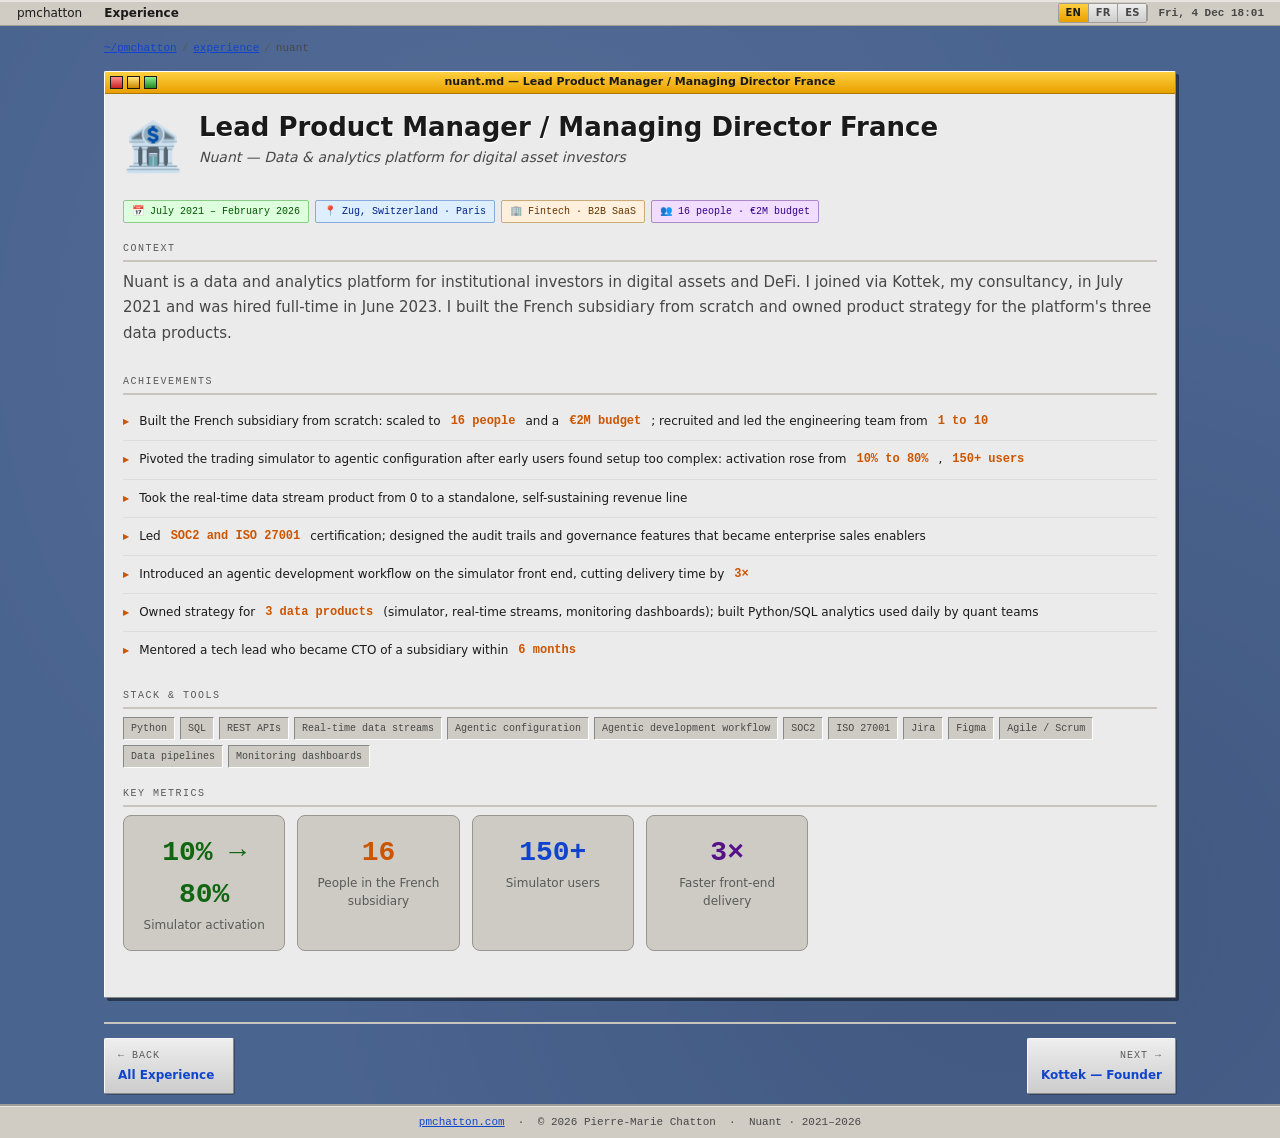
<file: experience/nuant.html>
<!DOCTYPE html>
<html lang="en">
<head>
  <meta charset="UTF-8">
  <meta name="viewport" content="width=device-width, initial-scale=1.0">
  <title>Nuant — Pierre-Marie Chatton</title>
  <meta name="description" content="Lead Product Manager / Managing Director France at Nuant — data & analytics platform for digital asset investors. Zug / Paris, 2021–2026.">  <link rel="stylesheet" href="../css/style.css">
</head>
<body>

<script>window.EXP_SLUG = 'nuant';</script>

<nav class="menubar">
  <div class="menubar-left">
    <a href="../index.html" class="menu-item">pmchatton</a>
    <a href="../index.html#experience" class="menu-item active">Experience</a>
  </div>
  <div class="menubar-right">
    <div class="lang-switcher" id="lang-switcher"></div>
    <span class="menu-clock" id="clock"></span>
  </div>
</nav>

<div class="content-wrap">
  <section class="section">

    <div class="breadcrumb">
      <a href="../index.html">~/pmchatton</a>
      <span class="breadcrumb-sep">/</span>
      <a href="../index.html#experience">experience</a>
      <span class="breadcrumb-sep">/</span>
      <span>nuant</span>
    </div>

    <div class="window">
      <div class="window-titlebar">
        <div class="window-buttons">
          <span class="btn-close"></span>
          <span class="btn-minimize"></span>
          <span class="btn-maximize"></span>
        </div>
        <span class="window-title" id="exp-window-title">nuant.md</span>
      </div>

      <div class="window-content">

        <div style="display:flex;align-items:center;gap:16px;margin-bottom:20px">
          <div style="font-size:48px;line-height:1" id="exp-emoji"></div>
          <div>
            <h1 class="exp-detail-title" id="exp-title"></h1>
            <div class="exp-detail-company" id="exp-company"></div>
          </div>
        </div>

        <div class="exp-meta-row" id="exp-pills"></div>

        <div class="section-sub" id="exp-context-label">Context</div>
        <p style="color:var(--color-text-muted);font-size:15px;line-height:1.7;margin-bottom:28px" id="exp-context"></p>

        <div class="section-sub" id="exp-achievements-label">Achievements</div>
        <ul class="exp-achievements" id="exp-achievements"></ul>

        <div id="exp-clients-block" style="display:none">
          <div class="section-sub" id="exp-clients-label">Key Clients</div>
          <div class="tech-tags" id="exp-clients"></div>
        </div>

        <div class="section-sub" id="exp-stack-label">Stack &amp; Tools</div>
        <div class="tech-tags" id="exp-stack"></div>

        <div id="exp-metrics-block">
          <div class="section-sub" id="exp-metrics-label">Key Metrics</div>
          <div class="metric-grid" id="exp-metrics"></div>
        </div>

      </div>
    </div><!-- /window -->

    <div class="exp-nav">
      <a id="exp-nav-prev" href="#" class="exp-nav-link">
        <span class="exp-nav-direction" id="exp-nav-prev-dir">← Previous</span>
        <span class="exp-nav-title" id="exp-nav-prev-label"></span>
      </a>
      <a id="exp-nav-next" href="#" class="exp-nav-link exp-nav-right">
        <span class="exp-nav-direction" id="exp-nav-next-dir">Next →</span>
        <span class="exp-nav-title" id="exp-nav-next-label"></span>
      </a>
    </div>

  </section>
</div>

<footer>
  <a href="../index.html">pmchatton.com</a> &nbsp;·&nbsp; &copy; 2026 Pierre-Marie Chatton &nbsp;·&nbsp; <span id="exp-footer-company"></span>
</footer>

<script src="../js/content.js"></script>
<script src="../js/main.js"></script>
</body>
</html>
</file>
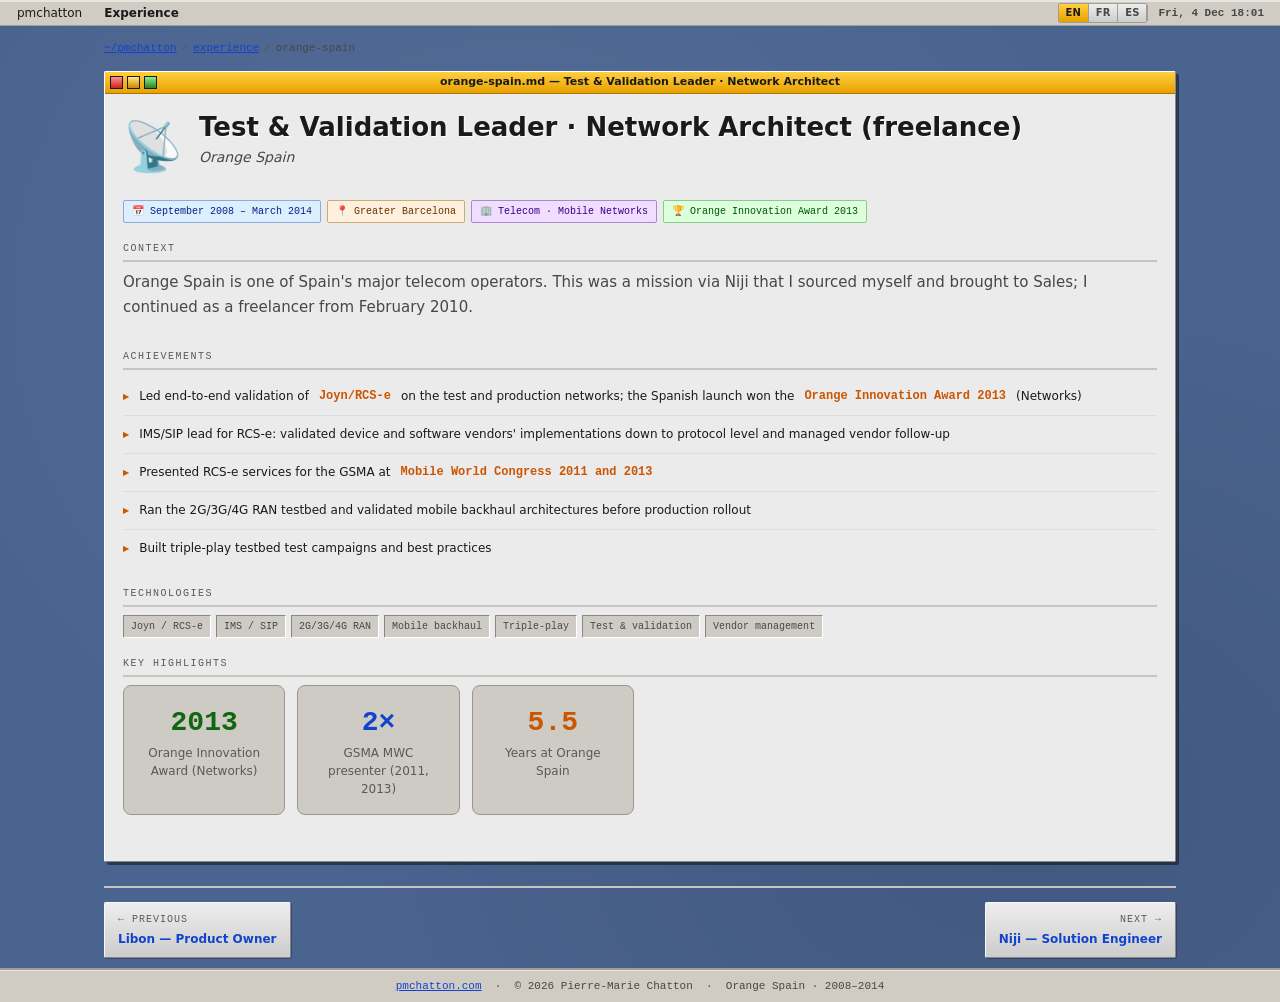
<file: experience/orange-spain.html>
<!DOCTYPE html>
<html lang="en">
<head>
  <meta charset="UTF-8">
  <meta name="viewport" content="width=device-width, initial-scale=1.0">
  <title>Orange Spain — Pierre-Marie Chatton</title>
  <meta name="description" content="Test & Validation Leader · Network Architect at Orange Spain. Barcelona, 2008–2014.">  <link rel="stylesheet" href="../css/style.css">
</head>
<body>

<script>window.EXP_SLUG = 'orange-spain';</script>

<nav class="menubar">
  <div class="menubar-left">
    <a href="../index.html" class="menu-item">pmchatton</a>
    <a href="../index.html#experience" class="menu-item active">Experience</a>
  </div>
  <div class="menubar-right">
    <div class="lang-switcher" id="lang-switcher"></div>
    <span class="menu-clock" id="clock"></span>
  </div>
</nav>

<div class="content-wrap">
  <section class="section">

    <div class="breadcrumb">
      <a href="../index.html">~/pmchatton</a>
      <span class="breadcrumb-sep">/</span>
      <a href="../index.html#experience">experience</a>
      <span class="breadcrumb-sep">/</span>
      <span>orange-spain</span>
    </div>

    <div class="window">
      <div class="window-titlebar">
        <div class="window-buttons">
          <span class="btn-close"></span>
          <span class="btn-minimize"></span>
          <span class="btn-maximize"></span>
        </div>
        <span class="window-title" id="exp-window-title">orange-spain.md</span>
      </div>

      <div class="window-content">

        <div style="display:flex;align-items:center;gap:16px;margin-bottom:20px">
          <div style="font-size:48px;line-height:1" id="exp-emoji"></div>
          <div>
            <h1 class="exp-detail-title" id="exp-title"></h1>
            <div class="exp-detail-company" id="exp-company"></div>
          </div>
        </div>

        <div class="exp-meta-row" id="exp-pills"></div>

        <div class="section-sub" id="exp-context-label">Context</div>
        <p style="color:var(--color-text-muted);font-size:15px;line-height:1.7;margin-bottom:28px" id="exp-context"></p>

        <div class="section-sub" id="exp-achievements-label">Achievements</div>
        <ul class="exp-achievements" id="exp-achievements"></ul>

        <div id="exp-clients-block" style="display:none">
          <div class="section-sub" id="exp-clients-label">Key Clients</div>
          <div class="tech-tags" id="exp-clients"></div>
        </div>

        <div class="section-sub" id="exp-stack-label">Stack &amp; Tools</div>
        <div class="tech-tags" id="exp-stack"></div>

        <div id="exp-metrics-block">
          <div class="section-sub" id="exp-metrics-label">Key Metrics</div>
          <div class="metric-grid" id="exp-metrics"></div>
        </div>

      </div>
    </div>

    <div class="exp-nav">
      <a id="exp-nav-prev" href="#" class="exp-nav-link">
        <span class="exp-nav-direction" id="exp-nav-prev-dir">← Previous</span>
        <span class="exp-nav-title" id="exp-nav-prev-label"></span>
      </a>
      <a id="exp-nav-next" href="#" class="exp-nav-link exp-nav-right">
        <span class="exp-nav-direction" id="exp-nav-next-dir">Next →</span>
        <span class="exp-nav-title" id="exp-nav-next-label"></span>
      </a>
    </div>

  </section>
</div>

<footer>
  <a href="../index.html">pmchatton.com</a> &nbsp;·&nbsp; &copy; 2026 Pierre-Marie Chatton &nbsp;·&nbsp; <span id="exp-footer-company"></span>
</footer>

<script src="../js/content.js"></script>
<script src="../js/main.js"></script>
</body>
</html>
</file>
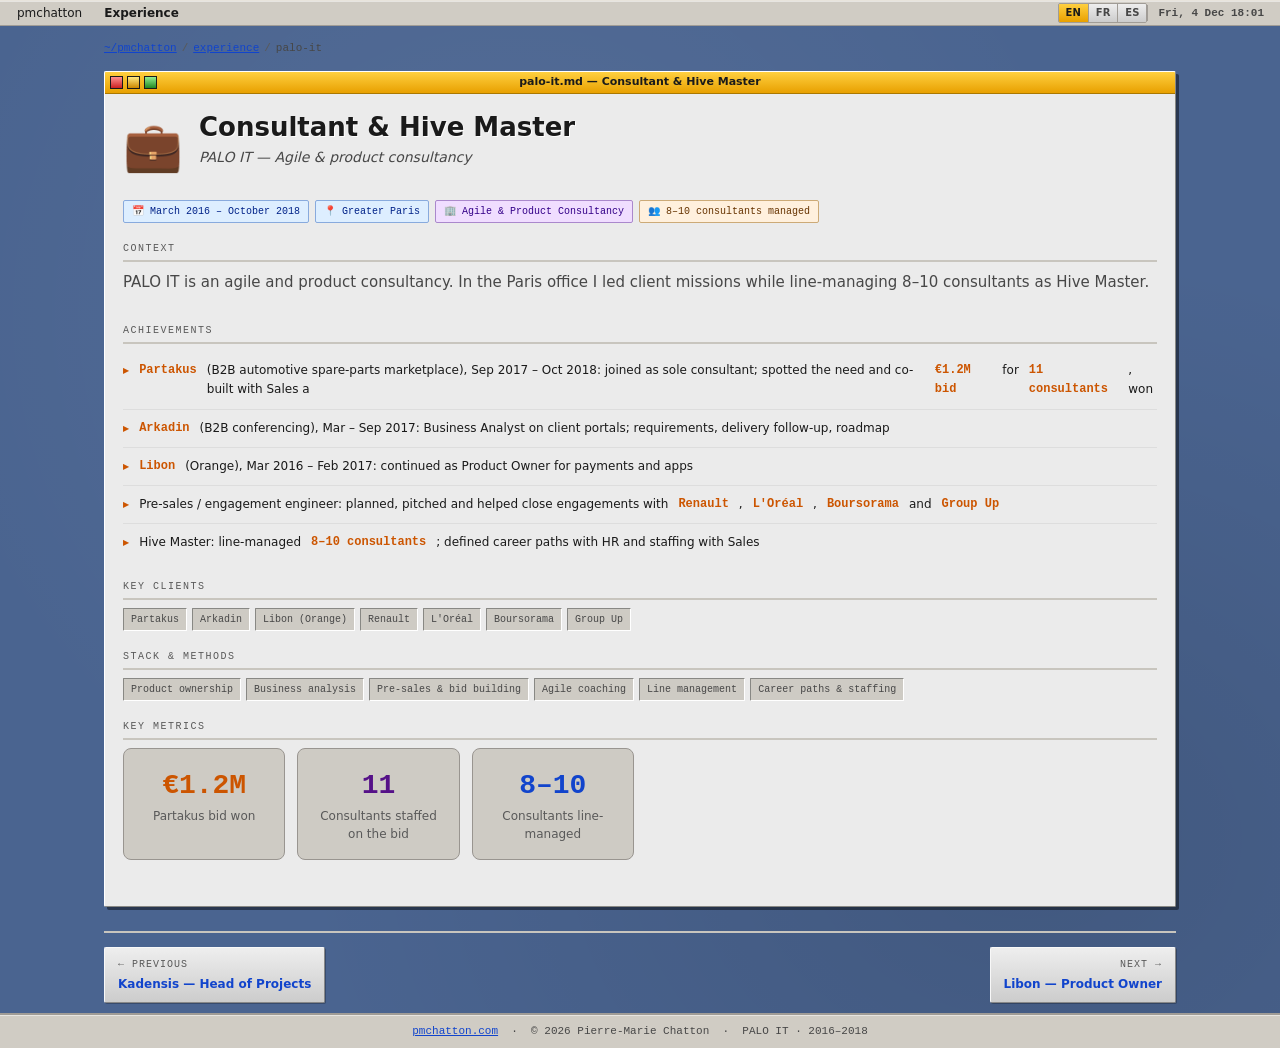
<file: experience/palo-it.html>
<!DOCTYPE html>
<html lang="en">
<head>
  <meta charset="UTF-8">
  <meta name="viewport" content="width=device-width, initial-scale=1.0">
  <title>Palo IT — Pierre-Marie Chatton</title>
  <meta name="description" content="Consultant & Hive Master at PALO IT — agile & product consultancy. Paris, 2016–2018.">  <link rel="stylesheet" href="../css/style.css">
</head>
<body>

<script>window.EXP_SLUG = 'palo-it';</script>

<nav class="menubar">
  <div class="menubar-left">
    <a href="../index.html" class="menu-item">pmchatton</a>
    <a href="../index.html#experience" class="menu-item active">Experience</a>
  </div>
  <div class="menubar-right">
    <div class="lang-switcher" id="lang-switcher"></div>
    <span class="menu-clock" id="clock"></span>
  </div>
</nav>

<div class="content-wrap">
  <section class="section">

    <div class="breadcrumb">
      <a href="../index.html">~/pmchatton</a>
      <span class="breadcrumb-sep">/</span>
      <a href="../index.html#experience">experience</a>
      <span class="breadcrumb-sep">/</span>
      <span>palo-it</span>
    </div>

    <div class="window">
      <div class="window-titlebar">
        <div class="window-buttons">
          <span class="btn-close"></span>
          <span class="btn-minimize"></span>
          <span class="btn-maximize"></span>
        </div>
        <span class="window-title" id="exp-window-title">palo-it.md</span>
      </div>

      <div class="window-content">

        <div style="display:flex;align-items:center;gap:16px;margin-bottom:20px">
          <div style="font-size:48px;line-height:1" id="exp-emoji"></div>
          <div>
            <h1 class="exp-detail-title" id="exp-title"></h1>
            <div class="exp-detail-company" id="exp-company"></div>
          </div>
        </div>

        <div class="exp-meta-row" id="exp-pills"></div>

        <div class="section-sub" id="exp-context-label">Context</div>
        <p style="color:var(--color-text-muted);font-size:15px;line-height:1.7;margin-bottom:28px" id="exp-context"></p>

        <div class="section-sub" id="exp-achievements-label">Achievements</div>
        <ul class="exp-achievements" id="exp-achievements"></ul>

        <div id="exp-clients-block" style="display:none">
          <div class="section-sub" id="exp-clients-label">Key Clients</div>
          <div class="tech-tags" id="exp-clients"></div>
        </div>

        <div class="section-sub" id="exp-stack-label">Stack &amp; Tools</div>
        <div class="tech-tags" id="exp-stack"></div>

        <div id="exp-metrics-block">
          <div class="section-sub" id="exp-metrics-label">Key Metrics</div>
          <div class="metric-grid" id="exp-metrics"></div>
        </div>

      </div>
    </div>

    <div class="exp-nav">
      <a id="exp-nav-prev" href="#" class="exp-nav-link">
        <span class="exp-nav-direction" id="exp-nav-prev-dir">← Previous</span>
        <span class="exp-nav-title" id="exp-nav-prev-label"></span>
      </a>
      <a id="exp-nav-next" href="#" class="exp-nav-link exp-nav-right">
        <span class="exp-nav-direction" id="exp-nav-next-dir">Next →</span>
        <span class="exp-nav-title" id="exp-nav-next-label"></span>
      </a>
    </div>

  </section>
</div>

<footer>
  <a href="../index.html">pmchatton.com</a> &nbsp;·&nbsp; &copy; 2026 Pierre-Marie Chatton &nbsp;·&nbsp; <span id="exp-footer-company"></span>
</footer>

<script src="../js/content.js"></script>
<script src="../js/main.js"></script>
</body>
</html>
</file>
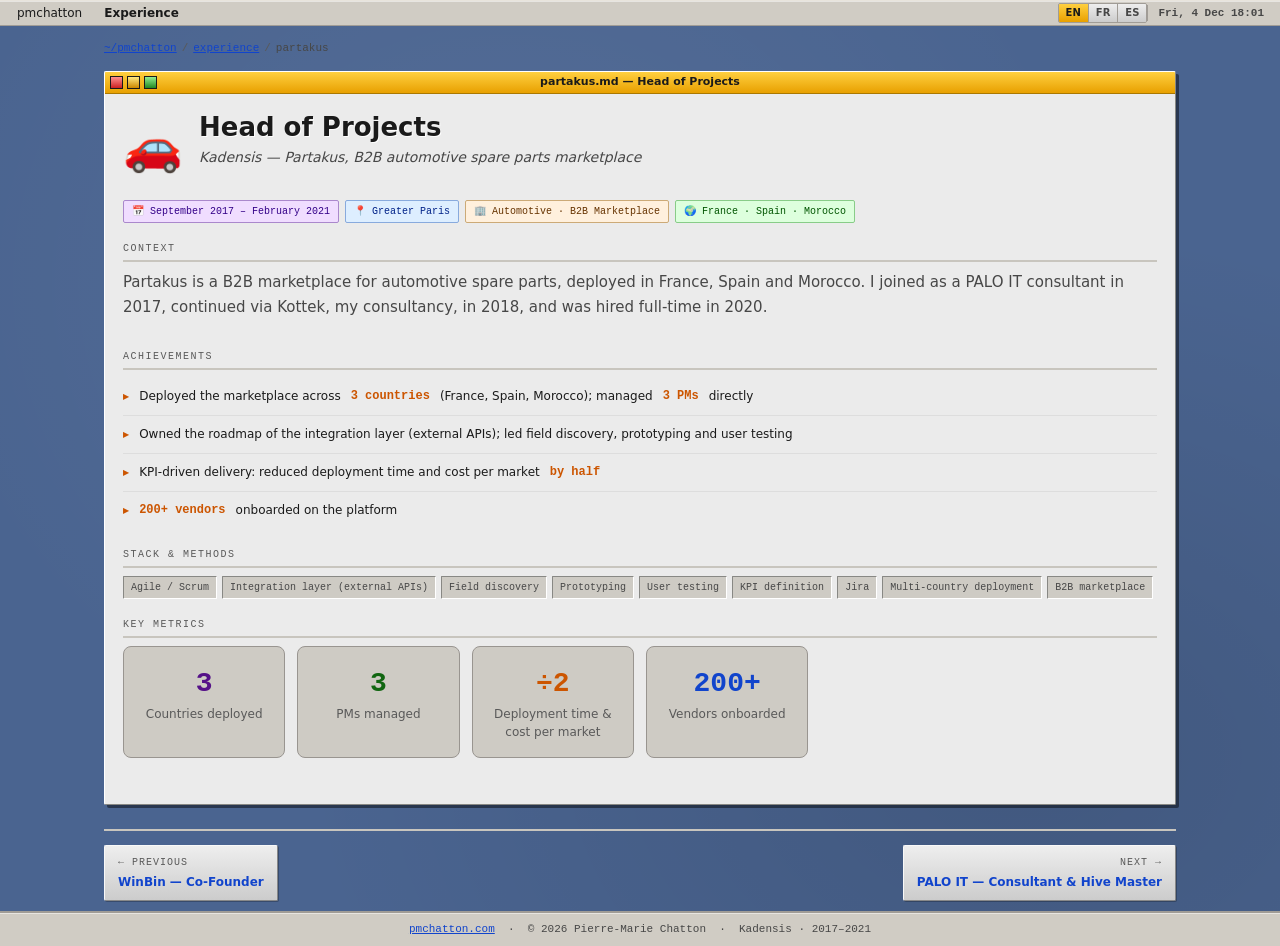
<file: experience/partakus.html>
<!DOCTYPE html>
<html lang="en">
<head>
  <meta charset="UTF-8">
  <meta name="viewport" content="width=device-width, initial-scale=1.0">
  <title>Partakus — Pierre-Marie Chatton</title>
  <meta name="description" content="Head of Projects at Kadensis (Partakus, B2B automotive spare parts marketplace). Paris, 2017–2021.">  <link rel="stylesheet" href="../css/style.css">
</head>
<body>

<script>window.EXP_SLUG = 'partakus';</script>

<nav class="menubar">
  <div class="menubar-left">
    <a href="../index.html" class="menu-item">pmchatton</a>
    <a href="../index.html#experience" class="menu-item active">Experience</a>
  </div>
  <div class="menubar-right">
    <div class="lang-switcher" id="lang-switcher"></div>
    <span class="menu-clock" id="clock"></span>
  </div>
</nav>

<div class="content-wrap">
  <section class="section">

    <div class="breadcrumb">
      <a href="../index.html">~/pmchatton</a>
      <span class="breadcrumb-sep">/</span>
      <a href="../index.html#experience">experience</a>
      <span class="breadcrumb-sep">/</span>
      <span>partakus</span>
    </div>

    <div class="window">
      <div class="window-titlebar">
        <div class="window-buttons">
          <span class="btn-close"></span>
          <span class="btn-minimize"></span>
          <span class="btn-maximize"></span>
        </div>
        <span class="window-title" id="exp-window-title">partakus.md</span>
      </div>

      <div class="window-content">

        <div style="display:flex;align-items:center;gap:16px;margin-bottom:20px">
          <div style="font-size:48px;line-height:1" id="exp-emoji"></div>
          <div>
            <h1 class="exp-detail-title" id="exp-title"></h1>
            <div class="exp-detail-company" id="exp-company"></div>
          </div>
        </div>

        <div class="exp-meta-row" id="exp-pills"></div>

        <div class="section-sub" id="exp-context-label">Context</div>
        <p style="color:var(--color-text-muted);font-size:15px;line-height:1.7;margin-bottom:28px" id="exp-context"></p>

        <div class="section-sub" id="exp-achievements-label">Achievements</div>
        <ul class="exp-achievements" id="exp-achievements"></ul>

        <div id="exp-clients-block" style="display:none">
          <div class="section-sub" id="exp-clients-label">Key Clients</div>
          <div class="tech-tags" id="exp-clients"></div>
        </div>

        <div class="section-sub" id="exp-stack-label">Stack &amp; Tools</div>
        <div class="tech-tags" id="exp-stack"></div>

        <div id="exp-metrics-block">
          <div class="section-sub" id="exp-metrics-label">Key Metrics</div>
          <div class="metric-grid" id="exp-metrics"></div>
        </div>

      </div>
    </div>

    <div class="exp-nav">
      <a id="exp-nav-prev" href="#" class="exp-nav-link">
        <span class="exp-nav-direction" id="exp-nav-prev-dir">← Previous</span>
        <span class="exp-nav-title" id="exp-nav-prev-label"></span>
      </a>
      <a id="exp-nav-next" href="#" class="exp-nav-link exp-nav-right">
        <span class="exp-nav-direction" id="exp-nav-next-dir">Next →</span>
        <span class="exp-nav-title" id="exp-nav-next-label"></span>
      </a>
    </div>

  </section>
</div>

<footer>
  <a href="../index.html">pmchatton.com</a> &nbsp;·&nbsp; &copy; 2026 Pierre-Marie Chatton &nbsp;·&nbsp; <span id="exp-footer-company"></span>
</footer>

<script src="../js/content.js"></script>
<script src="../js/main.js"></script>
</body>
</html>
</file>
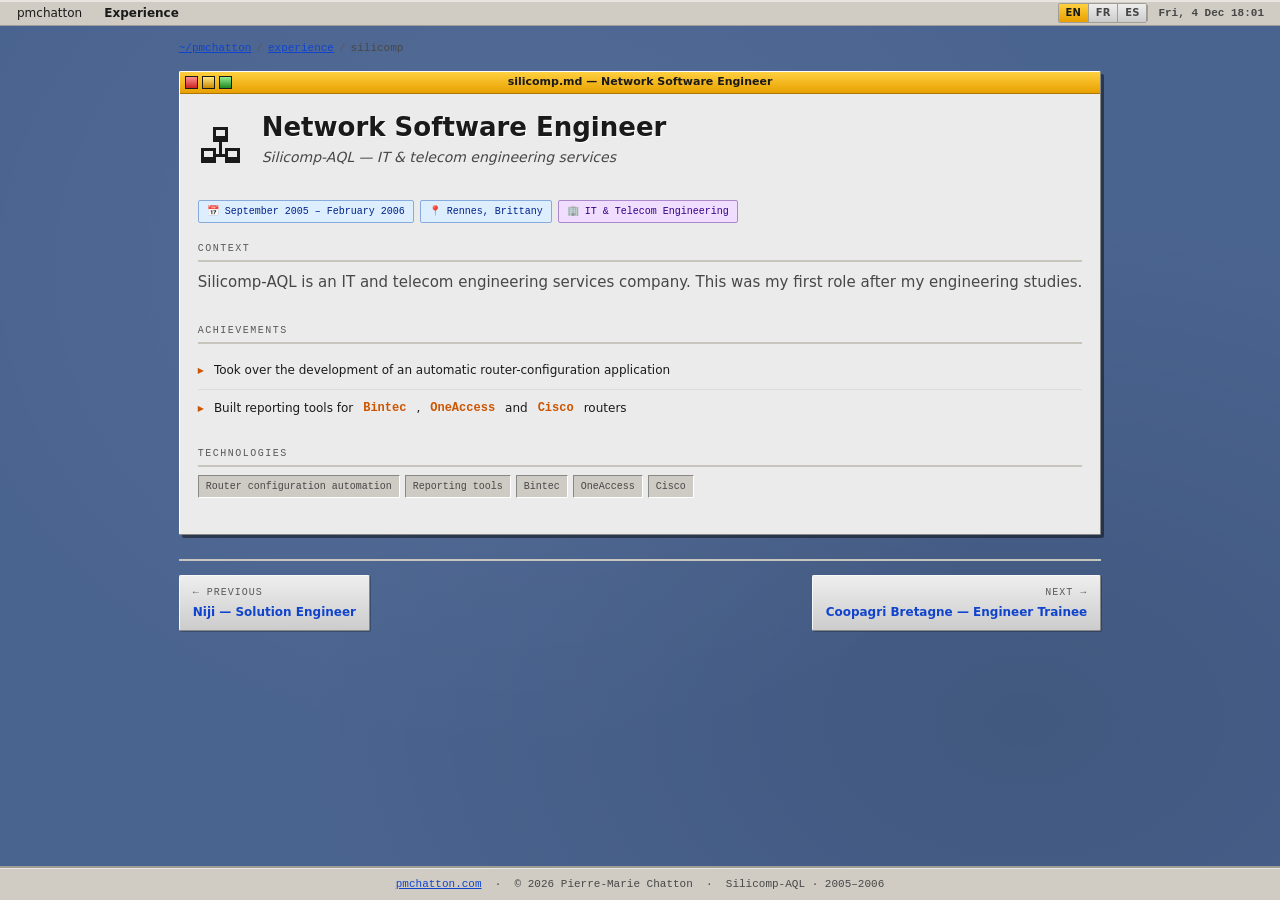
<file: experience/silicomp.html>
<!DOCTYPE html>
<html lang="en">
<head>
  <meta charset="UTF-8">
  <meta name="viewport" content="width=device-width, initial-scale=1.0">
  <title>Silicomp-AQL — Pierre-Marie Chatton</title>
  <meta name="description" content="Network Software Engineer at Silicomp-AQL. Rennes, 2005–2006.">  <link rel="stylesheet" href="../css/style.css">
</head>
<body>

<script>window.EXP_SLUG = 'silicomp';</script>

<nav class="menubar">
  <div class="menubar-left">
    <a href="../index.html" class="menu-item">pmchatton</a>
    <a href="../index.html#experience" class="menu-item active">Experience</a>
  </div>
  <div class="menubar-right">
    <div class="lang-switcher" id="lang-switcher"></div>
    <span class="menu-clock" id="clock"></span>
  </div>
</nav>

<div class="content-wrap">
  <section class="section">

    <div class="breadcrumb">
      <a href="../index.html">~/pmchatton</a>
      <span class="breadcrumb-sep">/</span>
      <a href="../index.html#experience">experience</a>
      <span class="breadcrumb-sep">/</span>
      <span>silicomp</span>
    </div>

    <div class="window">
      <div class="window-titlebar">
        <div class="window-buttons">
          <span class="btn-close"></span>
          <span class="btn-minimize"></span>
          <span class="btn-maximize"></span>
        </div>
        <span class="window-title" id="exp-window-title">silicomp.md</span>
      </div>

      <div class="window-content">

        <div style="display:flex;align-items:center;gap:16px;margin-bottom:20px">
          <div style="font-size:48px;line-height:1" id="exp-emoji"></div>
          <div>
            <h1 class="exp-detail-title" id="exp-title"></h1>
            <div class="exp-detail-company" id="exp-company"></div>
          </div>
        </div>

        <div class="exp-meta-row" id="exp-pills"></div>

        <div class="section-sub" id="exp-context-label">Context</div>
        <p style="color:var(--color-text-muted);font-size:15px;line-height:1.7;margin-bottom:28px" id="exp-context"></p>

        <div class="section-sub" id="exp-achievements-label">Achievements</div>
        <ul class="exp-achievements" id="exp-achievements"></ul>

        <div id="exp-clients-block" style="display:none">
          <div class="section-sub" id="exp-clients-label">Key Clients</div>
          <div class="tech-tags" id="exp-clients"></div>
        </div>

        <div class="section-sub" id="exp-stack-label">Stack &amp; Tools</div>
        <div class="tech-tags" id="exp-stack"></div>

        <div id="exp-metrics-block">
          <div class="section-sub" id="exp-metrics-label">Key Metrics</div>
          <div class="metric-grid" id="exp-metrics"></div>
        </div>

      </div>
    </div><!-- /window -->

    <div class="exp-nav">
      <a id="exp-nav-prev" href="#" class="exp-nav-link">
        <span class="exp-nav-direction" id="exp-nav-prev-dir">← Previous</span>
        <span class="exp-nav-title" id="exp-nav-prev-label"></span>
      </a>
      <a id="exp-nav-next" href="#" class="exp-nav-link exp-nav-right">
        <span class="exp-nav-direction" id="exp-nav-next-dir">Next →</span>
        <span class="exp-nav-title" id="exp-nav-next-label"></span>
      </a>
    </div>

  </section>
</div>

<footer>
  <a href="../index.html">pmchatton.com</a> &nbsp;·&nbsp; &copy; 2026 Pierre-Marie Chatton &nbsp;·&nbsp; <span id="exp-footer-company"></span>
</footer>

<script src="../js/content.js"></script>
<script src="../js/main.js"></script>
</body>
</html>
</file>
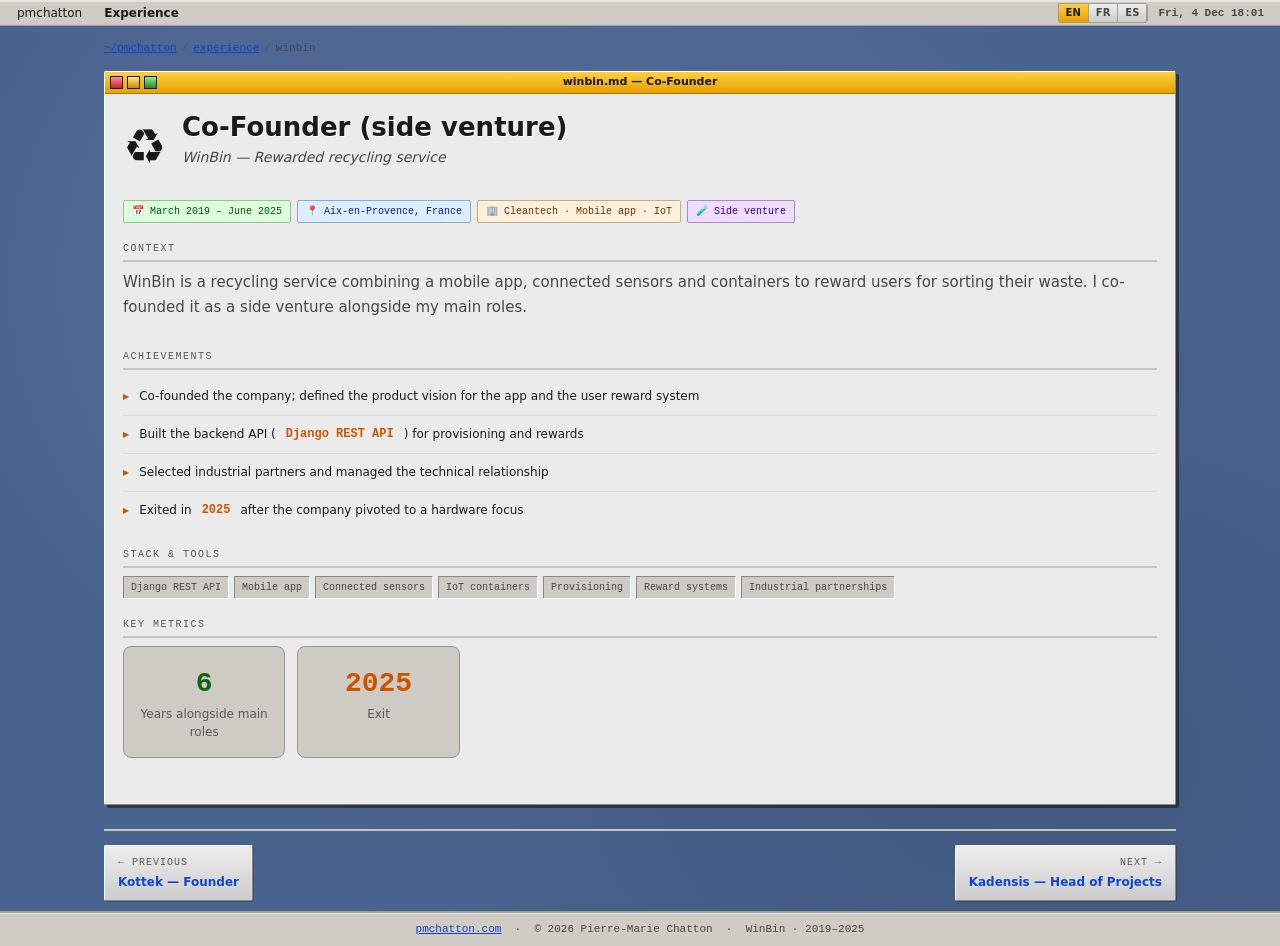
<file: experience/winbin.html>
<!DOCTYPE html>
<html lang="en">
<head>
  <meta charset="UTF-8">
  <meta name="viewport" content="width=device-width, initial-scale=1.0">
  <title>WinBin — Pierre-Marie Chatton</title>
  <meta name="description" content="Co-Founder (side venture) at WinBin — rewarded recycling service. Aix-en-Provence, 2019–2025.">  <link rel="stylesheet" href="../css/style.css">
</head>
<body>

<script>window.EXP_SLUG = 'winbin';</script>

<nav class="menubar">
  <div class="menubar-left">
    <a href="../index.html" class="menu-item">pmchatton</a>
    <a href="../index.html#experience" class="menu-item active">Experience</a>
  </div>
  <div class="menubar-right">
    <div class="lang-switcher" id="lang-switcher"></div>
    <span class="menu-clock" id="clock"></span>
  </div>
</nav>

<div class="content-wrap">
  <section class="section">

    <div class="breadcrumb">
      <a href="../index.html">~/pmchatton</a>
      <span class="breadcrumb-sep">/</span>
      <a href="../index.html#experience">experience</a>
      <span class="breadcrumb-sep">/</span>
      <span>winbin</span>
    </div>

    <div class="window">
      <div class="window-titlebar">
        <div class="window-buttons">
          <span class="btn-close"></span>
          <span class="btn-minimize"></span>
          <span class="btn-maximize"></span>
        </div>
        <span class="window-title" id="exp-window-title">winbin.md</span>
      </div>

      <div class="window-content">

        <div style="display:flex;align-items:center;gap:16px;margin-bottom:20px">
          <div style="font-size:48px;line-height:1" id="exp-emoji"></div>
          <div>
            <h1 class="exp-detail-title" id="exp-title"></h1>
            <div class="exp-detail-company" id="exp-company"></div>
          </div>
        </div>

        <div class="exp-meta-row" id="exp-pills"></div>

        <div class="section-sub" id="exp-context-label">Context</div>
        <p style="color:var(--color-text-muted);font-size:15px;line-height:1.7;margin-bottom:28px" id="exp-context"></p>

        <div class="section-sub" id="exp-achievements-label">Achievements</div>
        <ul class="exp-achievements" id="exp-achievements"></ul>

        <div id="exp-clients-block" style="display:none">
          <div class="section-sub" id="exp-clients-label">Key Clients</div>
          <div class="tech-tags" id="exp-clients"></div>
        </div>

        <div class="section-sub" id="exp-stack-label">Stack &amp; Tools</div>
        <div class="tech-tags" id="exp-stack"></div>

        <div id="exp-metrics-block">
          <div class="section-sub" id="exp-metrics-label">Key Metrics</div>
          <div class="metric-grid" id="exp-metrics"></div>
        </div>

      </div>
    </div><!-- /window -->

    <div class="exp-nav">
      <a id="exp-nav-prev" href="#" class="exp-nav-link">
        <span class="exp-nav-direction" id="exp-nav-prev-dir">← Previous</span>
        <span class="exp-nav-title" id="exp-nav-prev-label"></span>
      </a>
      <a id="exp-nav-next" href="#" class="exp-nav-link exp-nav-right">
        <span class="exp-nav-direction" id="exp-nav-next-dir">Next →</span>
        <span class="exp-nav-title" id="exp-nav-next-label"></span>
      </a>
    </div>

  </section>
</div>

<footer>
  <a href="../index.html">pmchatton.com</a> &nbsp;·&nbsp; &copy; 2026 Pierre-Marie Chatton &nbsp;·&nbsp; <span id="exp-footer-company"></span>
</footer>

<script src="../js/content.js"></script>
<script src="../js/main.js"></script>
</body>
</html>
</file>
<file: css/style.css>
/* ============================================
   SELF-HOSTED FONTS
   ============================================ */
@font-face {
    font-family: 'Inter';
    font-style: normal;
    font-weight: 300 700;
    font-display: swap;
    src: url('../fonts/inter-latin-ext.woff2') format('woff2');
    unicode-range: U+0100-02BA, U+02BD-02C5, U+02C7-02CC, U+02CE-02D7, U+02DD-02FF, U+0304, U+0308, U+0329, U+1D00-1DBF, U+1E00-1E9F, U+1EF2-1EFF, U+2020, U+20A0-20AB, U+20AD-20C0, U+2113, U+2C60-2C7F, U+A720-A7FF;
}
@font-face {
    font-family: 'Inter';
    font-style: normal;
    font-weight: 300 700;
    font-display: swap;
    src: url('../fonts/inter-latin.woff2') format('woff2');
    unicode-range: U+0000-00FF, U+0131, U+0152-0153, U+02BB-02BC, U+02C6, U+02DA, U+02DC, U+0304, U+0308, U+0329, U+2000-206F, U+20AC, U+2122, U+2191, U+2193, U+2212, U+2215, U+FEFF, U+FFFD;
}
@font-face {
    font-family: 'JetBrains Mono';
    font-style: normal;
    font-weight: 300 700;
    font-display: swap;
    src: url('../fonts/jetbrains-mono-latin-ext.woff2') format('woff2');
    unicode-range: U+0100-02BA, U+02BD-02C5, U+02C7-02CC, U+02CE-02D7, U+02DD-02FF, U+0304, U+0308, U+0329, U+1D00-1DBF, U+1E00-1E9F, U+1EF2-1EFF, U+2020, U+20A0-20AB, U+20AD-20C0, U+2113, U+2C60-2C7F, U+A720-A7FF;
}
@font-face {
    font-family: 'JetBrains Mono';
    font-style: normal;
    font-weight: 300 700;
    font-display: swap;
    src: url('../fonts/jetbrains-mono-latin.woff2') format('woff2');
    unicode-range: U+0000-00FF, U+0131, U+0152-0153, U+02BB-02BC, U+02C6, U+02DA, U+02DC, U+0304, U+0308, U+0329, U+2000-206F, U+20AC, U+2122, U+2191, U+2193, U+2212, U+2215, U+FEFF, U+FFFD;
}

/* ============================================
   CSS VARIABLES — BeOS / Amiga Desktop Theme
   ============================================ */
:root {
    /* Desktop */
    --desktop: #4a6490;

    /* Window chrome */
    --color-bg: var(--desktop); /* body / desktop */
    --color-bg-subtle: #ebebeb; /* window interior */
    --color-surface: #e2dfda; /* panel / raised surface */
    --color-surface-2: #cecbc4; /* inset / sunken surface */
    --color-border: #999590; /* standard border */
    --color-border-subtle: #c8c5be; /* subtle divider */

    /* Text */
    --color-text: #1a1a1a;
    --color-text-muted: #474747;
    --color-text-subtle: #595959;

    /* Semantic accent colors */
    --color-green: #116611;
    --color-green-dim: #ddffdd;
    --color-blue: #1144cc;
    --color-blue-dim: #ddeeff;
    --color-orange: #cc5500;
    --color-orange-dim: #fff0dd;
    --color-purple: #551188;
    --color-purple-dim: #f0ddff;
    --color-red: #cc2222;

    /* Window gadget (button) colors */
    --btn-close: #cc2222;
    --btn-minimize: #e8a000;
    --btn-maximize: #228822;

    /* BeOS title tab */
    --tab-from: #ffd040;
    --tab-to: #e8a000;
    --tab-text: #1a1a1a;
    --tab-border: #aa7800;

    /* Screen bar (Amiga Workbench / BeOS Deskbar) */
    --bar-bg: #d0ccc4;
    --bar-border: #a09c96;

    /* Selection (Amiga/OS list selection) */
    --sel-bg: #1144cc;
    --sel-text: #ffffff;

    /* Typography */
    --font-sans: "Verdana", "Geneva", "Tahoma", system-ui, sans-serif;
    --font-mono: "Courier New", "Courier", monospace;

    --menubar-height: 26px;
    --window-radius: 2px;
    --max-width: 1100px;

    /* Bevel shorthands */
    --bevel-out: 1px solid #ffffff; /* top-left highlight */
    --bevel-in: 1px solid #888884; /* bottom-right shadow */
    --win-shadow: 3px 3px 0 rgba(0, 0, 0, 0.45); /* hard OS drop shadow */
}

/* ============================================
   RESET & BASE
   ============================================ */
*,
*::before,
*::after {
    box-sizing: border-box;
    margin: 0;
    padding: 0;
}
html {
    scroll-behavior: smooth;
}

body {
    font-family: var(--font-sans);
    font-size: 13px;
    line-height: 1.5;
    color: var(--color-text);
    min-height: 100vh;
    display: flex;
    flex-direction: column;
    /* Amiga-style blue desktop */
    background-color: var(--desktop);
    background-image:
        radial-gradient(
            ellipse at 40% 30%,
            rgba(255, 255, 255, 0.06) 0%,
            transparent 55%
        ),
        radial-gradient(
            ellipse at 80% 80%,
            rgba(0, 0, 0, 0.12) 0%,
            transparent 50%
        );
    overflow-x: hidden;
}

a {
    color: var(--color-blue);
}
a:hover {
    text-decoration: underline;
}

/* ============================================
   SCREEN BAR — Amiga Workbench / BeOS Deskbar
   ============================================ */
.menubar {
    position: fixed;
    top: 0;
    left: 0;
    right: 0;
    height: var(--menubar-height);
    background: var(--bar-bg);
    /* Raised bar bevel */
    border-top: 1px solid #e8e4dc;
    border-bottom: 1px solid var(--bar-border);
    box-shadow: 0 1px 0 rgba(255, 255, 255, 0.5) inset;
    display: flex;
    align-items: center;
    justify-content: space-between;
    padding: 0 6px;
    z-index: 9999;
    font-family: var(--font-sans);
    font-size: 12px;
    font-weight: bold;
    user-select: none;
}

.menubar-left,
.menubar-right {
    display: flex;
    align-items: center;
    gap: 0;
}

.menubar .menu-item {
    color: var(--color-text);
    text-decoration: none;
    padding: 3px 10px;
    height: var(--menubar-height);
    display: inline-flex;
    align-items: center;
    white-space: nowrap;
    font-weight: normal;
    border-right: 1px solid transparent;
    border-left: 1px solid transparent;
}
.menubar .menu-item:hover {
    background: rgba(0, 0, 0, 0.08);
    text-decoration: none;
}
.menubar .menu-item.active {
    font-weight: bold;
}

.menu-clock {
    font-family: var(--font-mono);
    font-size: 11px;
    color: var(--color-text-muted);
    padding: 0 10px;
    border-left: 1px solid var(--bar-border);
}

/* ============================================
   CONTENT WRAPPER — "the desktop"
   ============================================ */
.content-wrap {
    margin-top: var(--menubar-height);
    padding: 14px 14px 0;
    display: flex;
    flex-direction: column;
    gap: 10px;
    max-width: var(--max-width);
    margin-left: auto;
    margin-right: auto;
    flex: 1;
}

.container {
    max-width: var(--max-width);
    margin: 0 auto;
    padding: 0 14px;
}

/* ============================================
   WINDOW COMPONENT — BeOS/Haiku chrome
   ============================================ */
.window {
    background: #ebebeb;
    /* Classic 2-tone bevel border */
    border: 1px solid;
    border-color: #ffffff #888884 #888884 #ffffff;
    box-shadow: var(--win-shadow);
    border-radius: var(--window-radius);
    overflow: hidden;
}

.window-titlebar {
    height: 22px;
    /* Iconic BeOS yellow gradient tab */
    background: linear-gradient(180deg, var(--tab-from) 0%, var(--tab-to) 100%);
    border-bottom: 1px solid var(--tab-border);
    display: flex;
    align-items: center;
    padding: 0 5px;
    gap: 5px;
    position: relative;
    flex-shrink: 0;
}

/* Square gadgets (BeOS / Amiga style — NOT macOS circles) */
.window-buttons {
    display: flex;
    gap: 4px;
    flex-shrink: 0;
}
.window-buttons span {
    width: 13px;
    height: 13px;
    border-radius: 0;
    display: block;
    cursor: default;
    border: 1px solid;
}
.btn-close {
    background: linear-gradient(180deg, #ff9090 0%, #cc2222 100%);
    border-color: #ffaaaa #991111 #991111 #ffaaaa;
}
.btn-minimize {
    background: linear-gradient(180deg, #ffe880 0%, #cc8800 100%);
    border-color: #ffee99 #997700 #997700 #ffee99;
}
.btn-maximize {
    background: linear-gradient(180deg, #90ee90 0%, #228822 100%);
    border-color: #aaffaa #115511 #115511 #aaffaa;
}

.window-title {
    position: absolute;
    left: 50%;
    transform: translateX(-50%);
    font-family: var(--font-sans);
    font-size: 11px;
    font-weight: bold;
    color: var(--tab-text);
    white-space: nowrap;
    pointer-events: none;
}

.window-content {
    padding: 18px;
}

/* ============================================
   TERMINAL — stays dark (authentic Term app)
   ============================================ */
.terminal {
    padding: 14px 18px;
    font-family: var(--font-mono);
    font-size: 13px;
    line-height: 1.8;
    min-height: 280px;
    background: #020408;
    color: #c8d8e8;
}
.terminal-line {
    margin-bottom: 0;
}
.prompt {
    color: #39d353;
    user-select: none;
}
.t-cmd {
    color: #58a6ff;
}
.t-key {
    color: #bc8cff;
}
.t-str {
    color: #f0883e;
}
.t-num {
    color: #58a6ff;
}
.t-comment {
    color: #6e7681;
}
.cursor-blink {
    color: #39d353;
    animation: blink 1s step-end infinite;
}
@keyframes blink {
    0%,
    100% {
        opacity: 1;
    }
    50% {
        opacity: 0;
    }
}

/* ============================================
   HERO GRID — two windows side by side
   ============================================ */
.section.hero-section {
    padding: 0;
}

.hero-intro {
    display: grid;
    grid-template-columns: 1fr 1fr;
    gap: 10px;
    align-items: start;
}

.hero-tagline {
    font-family: var(--font-mono);
    font-size: 10px;
    color: var(--color-orange);
    text-transform: uppercase;
    letter-spacing: 2px;
    margin-bottom: 8px;
}

.hero-name {
    font-size: 36px;
    font-weight: bold;
    line-height: 1.1;
    color: var(--color-text);
    margin-bottom: 6px;
    /* OS embossed text */
    text-shadow: 1px 1px 0 rgba(255, 255, 255, 0.8);
}

.hero-role {
    font-size: 12px;
    color: var(--color-text-muted);
    margin-bottom: 12px;
    font-style: italic;
}

.hero-summary {
    font-size: 12px;
    color: var(--color-text-muted);
    line-height: 1.65;
    margin-bottom: 16px;
}

.hero-actions {
    display: flex;
    gap: 8px;
    flex-wrap: wrap;
}

/* OS-style raised button */
.btn {
    display: inline-flex;
    align-items: center;
    gap: 5px;
    padding: 5px 14px;
    border-radius: 2px;
    font-size: 12px;
    font-family: var(--font-sans);
    font-weight: bold;
    text-decoration: none;
    cursor: pointer;
    border: 1px solid;
    box-shadow: 1px 1px 0 rgba(0, 0, 0, 0.3);
}
.btn-primary {
    background: linear-gradient(180deg, var(--tab-from) 0%, var(--tab-to) 100%);
    color: #1a1a1a;
    border-color: #ffe880 #aa7800 #aa7800 #ffe880;
}
.btn-primary:hover {
    background: linear-gradient(180deg, #ffe060 0%, #f0b800 100%);
    text-decoration: none;
}
.btn-primary:active {
    box-shadow: none;
    transform: translate(1px, 1px);
}

.btn-secondary {
    background: linear-gradient(180deg, #eeeeee 0%, #cccccc 100%);
    color: var(--color-text);
    border-color: #f8f8f8 #888888 #888888 #f8f8f8;
}
.btn-secondary:hover {
    background: linear-gradient(180deg, #f8f8f8 0%, #d8d8d8 100%);
    text-decoration: none;
}

/* ============================================
   STATS ROW
   ============================================ */
.stats-row {
    display: flex;
    gap: 0;
    padding: 14px 0 4px;
    border-top: 1px solid var(--color-border-subtle);
    margin-top: 14px;
    flex-wrap: wrap;
}
.stat {
    display: flex;
    flex-direction: column;
    gap: 1px;
    padding: 6px 18px 6px 0;
    margin-right: 18px;
    border-right: 1px solid var(--color-border-subtle);
}
.stat:last-child {
    border-right: none;
}
.stat-value {
    font-family: var(--font-mono);
    font-size: 22px;
    font-weight: bold;
    color: var(--color-text);
}
.stat-label {
    font-size: 10px;
    color: var(--color-text-subtle);
    text-transform: uppercase;
    letter-spacing: 0.5px;
}

/* ============================================
   SECTIONS — floating windows on the desktop
   ============================================ */
.section {
    padding: 0;
    max-width: var(--max-width);
    margin: 0 auto;
    width: 100%;
}

.section-header {
    display: flex;
    align-items: center;
    gap: 10px;
    padding: 10px 14px 8px;
    border-bottom: 1px solid var(--color-border-subtle);
    flex-wrap: wrap;
}
.section-tag {
    font-family: var(--font-mono);
    font-size: 10px;
    color: var(--color-text-muted);
    background: var(--color-surface-2);
    padding: 2px 6px;
    border: 1px solid;
    border-color: #888884 #ffffff #ffffff #888884; /* sunken */
    border-radius: 1px;
    text-transform: uppercase;
    letter-spacing: 0.5px;
}
.section-title {
    font-size: 16px;
    font-weight: bold;
    color: var(--color-text);
}

/* ============================================
   EXPERIENCE LIST — Amiga/OS file manager rows
   ============================================ */
.exp-list {
    background: #ffffff;
}

.exp-list-header {
    display: grid;
    grid-template-columns: 130px 1fr 180px 90px;
    padding: 5px 12px;
    background: var(--color-surface-2);
    border-bottom: 2px solid var(--color-border);
    font-family: var(--font-mono);
    font-size: 10px;
    color: var(--color-text-muted);
    font-weight: bold;
    text-transform: uppercase;
    letter-spacing: 0.5px;
}

.exp-row {
    display: grid;
    grid-template-columns: 130px 1fr 180px 90px;
    padding: 9px 12px;
    border-bottom: 1px solid #e8e8e8;
    text-decoration: none;
    color: var(--color-text);
    transition: none;
    align-items: center;
    font-size: 12px;
}
.exp-row:last-child {
    border-bottom: none;
}
.exp-row:hover {
    background: var(--sel-bg);
    color: var(--sel-text);
    text-decoration: none;
}
.exp-row:hover .exp-title,
.exp-row:hover .exp-company,
.exp-row:hover .exp-date,
.exp-row:hover .exp-location {
    color: var(--sel-text);
}

.exp-date {
    font-family: var(--font-mono);
    font-size: 11px;
    color: var(--color-text-subtle);
}
.exp-name-wrap {
    display: flex;
    flex-direction: column;
    gap: 2px;
}
.exp-title {
    font-size: 12px;
    font-weight: bold;
    color: var(--color-text);
}
.exp-company {
    font-size: 11px;
    color: var(--color-text-muted);
    font-family: var(--font-mono);
}
.exp-location {
    font-family: var(--font-mono);
    font-size: 11px;
    color: var(--color-text-subtle);
}

.exp-type-wrap {
    display: flex;
    flex-wrap: wrap;
    gap: 3px;
    justify-content: flex-end;
    align-items: center;
}
.exp-type {
    font-family: var(--font-mono);
    font-size: 10px;
    padding: 2px 6px;
    border-radius: 2px;
    text-align: center;
    font-weight: bold;
    border: 1px solid;
}
.type-pm {
    color: #005500;
    background: #ccffcc;
    border-color: #88cc88;
}
.type-founder {
    color: #663300;
    background: #ffe8cc;
    border-color: #ccaa77;
}
.type-director {
    color: #330088;
    background: #eeddff;
    border-color: #aa88cc;
}
.type-engineer {
    color: #002288;
    background: #ddeeff;
    border-color: #8899cc;
}
.type-manager {
    color: #005544;
    background: #cceeee;
    border-color: #77bbbb;
}

/* ============================================
   SKILLS GRID
   ============================================ */
.skills-grid {
    display: grid;
    grid-template-columns: repeat(auto-fill, minmax(250px, 1fr));
    gap: 8px;
}
.skill-card {
    background: var(--color-bg-subtle);
    border: 1px solid;
    border-color: #ffffff #888884 #888884 #ffffff;
    box-shadow: 1px 1px 0 rgba(0, 0, 0, 0.2);
    border-radius: var(--window-radius);
    padding: 12px;
}
.skill-card-header {
    display: flex;
    align-items: center;
    gap: 8px;
    margin-bottom: 8px;
}
.skill-icon {
    font-size: 15px;
    width: 28px;
    height: 28px;
    display: flex;
    align-items: center;
    justify-content: center;
    background: var(--color-surface-2);
    border: 1px solid;
    border-color: #888884 #ffffff #ffffff #888884;
    border-radius: 1px;
}
.skill-card-title {
    font-size: 11px;
    font-weight: bold;
    color: var(--color-text);
}
.skill-items {
    display: flex;
    flex-wrap: wrap;
    gap: 4px;
}
.skill-badge {
    font-family: var(--font-mono);
    font-size: 10px;
    padding: 2px 6px;
    background: var(--color-surface-2);
    border: 1px solid;
    border-color: #888884 #ffffff #ffffff #888884; /* sunken bevel */
    color: var(--color-text-muted);
    border-radius: 1px;
}

/* ============================================
   LANGUAGES
   ============================================ */
.lang-grid {
    display: grid;
    grid-template-columns: repeat(auto-fill, minmax(150px, 1fr));
    gap: 6px;
}
.lang-card {
    background: var(--color-bg-subtle);
    border: 1px solid;
    border-color: #ffffff #888884 #888884 #ffffff;
    box-shadow: 1px 1px 0 rgba(0, 0, 0, 0.18);
    border-radius: var(--window-radius);
    padding: 10px 12px;
    text-align: center;
}
.lang-name {
    font-size: 12px;
    font-weight: bold;
    color: var(--color-text);
    margin-bottom: 2px;
}
.lang-level {
    font-family: var(--font-mono);
    font-size: 10px;
    color: var(--color-text-muted);
}

/* ============================================
   EDUCATION
   ============================================ */
.edu-grid {
    display: flex;
    flex-wrap: wrap;
    gap: 10px;
}
.edu-card {
    background: var(--color-bg-subtle);
    border: 1px solid;
    border-color: #ffffff #888884 #888884 #ffffff;
    border-radius: 1px;
    padding: 10px 12px;
    flex: 1;
    min-width: 220px;
}
.edu-card-header {
    display: flex;
    align-items: center;
    justify-content: center;
    gap: 8px;
    margin-bottom: 6px;
}
.edu-icon {
    font-size: 20px;
    flex-shrink: 0;
}
.edu-degree {
    font-size: 13px;
    font-weight: bold;
    color: var(--color-text);
}
.edu-school {
    font-size: 11px;
    color: var(--color-text-muted);
    margin-bottom: 2px;
    text-align: center;
}
.edu-period {
    font-family: var(--font-mono);
    font-size: 10px;
    color: var(--color-text-subtle);
    text-align: center;
}

/* ============================================
   CONTACT
   ============================================ */
.contact-grid {
    display: grid;
    grid-template-columns: repeat(auto-fill, minmax(200px, 1fr));
    gap: 8px;
}
.contact-item {
    display: flex;
    align-items: center;
    gap: 10px;
    padding: 10px 12px;
    background: var(--color-bg-subtle);
    border: 1px solid;
    border-color: #ffffff #888884 #888884 #ffffff;
    box-shadow: 1px 1px 0 rgba(0, 0, 0, 0.18);
    text-decoration: none;
    color: var(--color-text);
    font-size: 12px;
    border-radius: var(--window-radius);
    transition: none;
}
.contact-item:hover {
    background: var(--sel-bg);
    color: var(--sel-text);
    text-decoration: none;
}
.contact-item:hover .contact-label,
.contact-item:hover .contact-value {
    color: var(--sel-text);
}
.contact-icon {
    font-size: 18px;
    flex-shrink: 0;
}
.contact-label {
    font-size: 10px;
    color: var(--color-text-subtle);
    font-family: var(--font-mono);
}
.contact-value {
    font-size: 12px;
    color: var(--color-text);
}

/* ============================================
   EXPERIENCE DETAIL PAGE
   ============================================ */
.breadcrumb {
    font-family: var(--font-mono);
    font-size: 11px;
    color: var(--color-text-muted);
    margin-bottom: 14px;
    display: flex;
    align-items: center;
    gap: 5px;
}
.breadcrumb a {
    color: var(--color-blue);
}
.breadcrumb-sep {
    color: var(--color-text-subtle);
}

.exp-detail-title {
    font-size: 26px;
    font-weight: bold;
    color: var(--color-text);
    margin-bottom: 4px;
    line-height: 1.2;
    text-shadow: 1px 1px 0 rgba(255, 255, 255, 0.9);
}
.exp-detail-company {
    font-size: 14px;
    color: var(--color-text-muted);
    font-weight: normal;
    margin-bottom: 12px;
    font-style: italic;
}
.exp-meta-row {
    display: flex;
    gap: 6px;
    flex-wrap: wrap;
    margin-bottom: 18px;
    align-items: center;
}
.meta-pill {
    font-family: var(--font-mono);
    font-size: 10px;
    padding: 3px 8px;
    border-radius: 2px;
    border: 1px solid;
    display: inline-flex;
    align-items: center;
    gap: 4px;
}
.pill-green {
    color: #005500;
    background: #ddffdd;
    border-color: #88cc88;
}
.pill-blue {
    color: #002288;
    background: #ddeeff;
    border-color: #88aadd;
}
.pill-orange {
    color: #663300;
    background: #fff0dd;
    border-color: #ccaa77;
}
.pill-purple {
    color: #330088;
    background: #f0ddff;
    border-color: #aa88cc;
}

.exp-achievements {
    list-style: none;
    margin-bottom: 18px;
}
.exp-achievements li {
    display: flex;
    gap: 10px;
    padding: 9px 0;
    border-bottom: 1px solid #dddddd;
    font-size: 12px;
    line-height: 1.6;
    color: var(--color-text);
}
.exp-achievements li::before {
    content: "▶";
    color: var(--color-orange);
    font-size: 8px;
    flex-shrink: 0;
    margin-top: 4px;
}
.exp-achievements li:last-child {
    border-bottom: none;
}

.metric {
    color: var(--color-orange);
    font-weight: bold;
    font-family: var(--font-mono);
}

.section-sub {
    font-size: 10px;
    font-family: var(--font-mono);
    color: var(--color-text-subtle);
    text-transform: uppercase;
    letter-spacing: 1.5px;
    margin-bottom: 8px;
    padding-bottom: 4px;
    border-bottom: 2px solid var(--color-border-subtle);
}

.tech-tags {
    display: flex;
    flex-wrap: wrap;
    gap: 5px;
    margin-bottom: 18px;
}
.tech-tag {
    font-family: var(--font-mono);
    font-size: 10px;
    padding: 3px 7px;
    background: var(--color-surface-2);
    border: 1px solid;
    border-color: #888884 #ffffff #ffffff #888884;
    color: var(--color-text-muted);
    border-radius: 1px;
}

/* ============================================
   EXPERIENCE NAVIGATION
   ============================================ */
.exp-nav {
    display: flex;
    justify-content: space-between;
    margin-top: 24px;
    padding-top: 14px;
    border-top: 2px solid var(--color-border-subtle);
    gap: 10px;
}
.exp-nav-link {
    display: flex;
    flex-direction: column;
    gap: 3px;
    text-decoration: none;
    padding: 9px 13px;
    background: linear-gradient(180deg, #eeeeee 0%, #cccccc 100%);
    border: 1px solid;
    border-color: #f8f8f8 #888888 #888888 #f8f8f8;
    box-shadow: 1px 1px 0 rgba(0, 0, 0, 0.25);
    border-radius: var(--window-radius);
    max-width: 48%;
    min-width: 130px;
}
.exp-nav-link:hover {
    background: linear-gradient(180deg, var(--tab-from) 0%, var(--tab-to) 100%);
    border-color: #ffe880 #aa7800 #aa7800 #ffe880;
    text-decoration: none;
}
.exp-nav-direction {
    font-family: var(--font-mono);
    font-size: 10px;
    color: var(--color-text-subtle);
    text-transform: uppercase;
    letter-spacing: 1px;
}
.exp-nav-title {
    font-size: 12px;
    color: var(--color-blue);
    font-weight: bold;
}
.exp-nav-right {
    text-align: right;
    margin-left: auto;
}

/* ============================================
   HORIZONTAL DIVIDER (visible on desktop bg)
   ============================================ */
.divider {
    display: none;
} /* sections are now separate windows — no divider needed */

/* ============================================
   FOOTER — Workbench status bar
   ============================================ */
footer {
    background: var(--bar-bg);
    border-top: 2px solid var(--bar-border);
    box-shadow: 0 1px 0 rgba(255, 255, 255, 0.5) inset;
    padding: 8px 16px;
    text-align: center;
    font-family: var(--font-mono);
    font-size: 11px;
    color: var(--color-text-muted);
    margin-top: 10px;
}
footer a {
    color: var(--color-blue);
}

/* ============================================
   DESKTOP ICONS
   ============================================ */
.desktop-icons {
    position: fixed;
    left: 14px;
    top: calc(var(--menubar-height) + 14px);
    display: flex;
    flex-direction: column;
    gap: 6px;
    z-index: 50;
    padding: 0;
}

.desktop-icon {
    display: flex;
    flex-direction: column;
    align-items: center;
    text-decoration: none;
    cursor: pointer;
    width: 70px;
    padding: 5px 4px 4px;
    border-radius: 2px;
    border: 1px solid transparent;
    transition: none;
}
.desktop-icon:hover,
.desktop-icon.selected {
    text-decoration: none;
}

.icon-img {
    width: 48px;
    height: 48px;
    font-size: 26px;
    display: flex;
    align-items: center;
    justify-content: center;
    border: 1px solid rgba(255, 255, 255, 0.3);
    box-shadow: 0 0 0 1px rgba(0, 0, 0, 0.35);
    background: rgba(255, 255, 255, 0.08);
    border-radius: 1px;
    margin-bottom: 5px;
}
.desktop-icon:hover .icon-img,
.desktop-icon.selected .icon-img {
    background: rgba(10, 30, 100, 0.55);
    border-color: #ffffff;
}

.icon-lbl {
    font-family: var(--font-sans);
    font-size: 11px;
    font-weight: bold;
    color: #ffffff;
    text-shadow:
        1px 1px 0 #000,
        -1px -1px 0 rgba(0, 0, 0, 0.5);
    padding: 1px 5px;
    text-align: center;
    line-height: 1.3;
    white-space: nowrap;
}
.desktop-icon:hover .icon-lbl,
.desktop-icon.selected .icon-lbl {
    background: var(--sel-bg);
    color: #ffffff;
    text-shadow: none;
}

/* Disabled / coming-soon icon */
.desktop-icon.icon-disabled {
    opacity: 0.45;
    cursor: default;
    pointer-events: none;
}

/* ============================================
   WINDOW INTERACTIVE STATES
   ============================================ */

/* Grab cursor on titlebar (not on buttons) */
.window-titlebar {
    cursor: grab;
}
.window-buttons {
    cursor: default;
}
.window-buttons span {
    cursor: pointer !important;
}
.window.dragging .window-titlebar {
    cursor: grabbing;
}
.window.dragging {
    user-select: none;
}

/* Floating window gets a deeper shadow + scrollable content */
.window.floating {
    box-shadow: 6px 6px 0 rgba(0, 0, 0, 0.55);
    max-height: calc(100vh - 40px);
    display: flex;
    flex-direction: column;
}
.window.floating .window-content,
.window.floating .terminal {
    overflow-y: auto;
    flex: 1;
    min-height: 0;
}

/* Maximized: fill viewport, content scrolls */
.window.maximized {
    display: flex;
    flex-direction: column;
    border-radius: 0;
    box-shadow: none;
}
.window.maximized > *:not(.window-titlebar) {
    flex: 1;
    overflow-y: auto;
    min-height: 0;
}

/* Collapsed: show only the titlebar */
.window.collapsed > :not(.window-titlebar) {
    display: none;
}
.window.collapsed .window-titlebar {
    border-bottom: none;
}

/* ============================================
   RESPONSIVE
   ============================================ */
/* Hide desktop icons when there's no room beside the content column */
@media (max-width: 1260px) {
    .desktop-icons {
        display: none;
    }
}

@media (max-width: 860px) {
    .content-wrap {
        padding: 8px;
        gap: 8px;
    }
    .hero-intro {
        grid-template-columns: 1fr;
    }
    .hero-name {
        font-size: 28px;
    }

    .exp-list-header {
        display: none;
    }
    .exp-row {
        grid-template-columns: 1fr auto;
        grid-template-rows: auto auto;
        gap: 3px 6px;
    }
    .exp-date {
        display: none;
    }
    .exp-location {
        grid-column: 1;
    }
    .exp-type-wrap {
        grid-column: 2;
        grid-row: 1;
    }

    .exp-detail-title {
        font-size: 20px;
    }
}
@media (max-width: 640px) {
    .stats-row {
        gap: 8px;
    }
    .hero-name {
        font-size: 24px;
    }
}

/* ============================================
   METRIC GRID (JS-generated content cards)
   ============================================ */
.metric-grid {
    display: grid;
    grid-template-columns: repeat(auto-fill, minmax(160px, 1fr));
    gap: 12px;
    margin-bottom: 28px;
}
.metric-box {
    background: var(--color-surface-2);
    border: 1px solid var(--color-border);
    border-radius: 8px;
    padding: 16px;
    text-align: center;
}
.metric-box-value {
    font-family: var(--font-mono);
    font-size: 28px;
    font-weight: 700;
}
.metric-box-label {
    font-size: 12px;
    color: var(--color-text-subtle);
}

/* ============================================
   PORTFOLIO
   ============================================ */
.portfolio-grid {
    display: flex;
    flex-direction: column;
    gap: 0;
}
.portfolio-grid-row {
    display: grid;
    grid-template-columns: repeat(auto-fill, minmax(300px, 1fr));
    gap: 12px;
    margin-bottom: 8px;
}
.portfolio-card {
    background: var(--color-bg-subtle);
    border: 1px solid;
    border-color: #ffffff #888884 #888884 #ffffff;
    box-shadow: 1px 1px 0 rgba(0, 0, 0, 0.2);
    border-radius: var(--window-radius);
    padding: 16px;
    display: flex;
    flex-direction: column;
    gap: 10px;
}
.portfolio-card-header {
    display: flex;
    align-items: center;
    gap: 12px;
}
.portfolio-emoji {
    font-size: 28px;
    flex-shrink: 0;
}
.portfolio-name {
    font-size: 15px;
    font-weight: bold;
    color: var(--color-text);
}
.portfolio-tagline {
    font-size: 11px;
    color: var(--color-text-muted);
    font-style: italic;
}
.portfolio-desc {
    font-size: 12px;
    color: var(--color-text-muted);
    line-height: 1.65;
}
.portfolio-period {
    font-family: var(--font-mono);
    font-size: 10px;
    color: var(--color-text-subtle);
}

/* ============================================
   LANGUAGE SWITCHER — BeOS segmented control
   ============================================ */
.lang-switcher {
    display: flex;
    align-items: center;
    gap: 0;
    border: 1px solid var(--bar-border);
    border-radius: 2px;
    overflow: hidden;
    margin-left: 8px;
}
.lang-btn {
    font-family: var(--font-sans);
    font-size: 10px;
    font-weight: bold;
    color: var(--color-text-muted);
    background: linear-gradient(180deg, #eeeeee 0%, #cccccc 100%);
    border: none;
    border-right: 1px solid var(--bar-border);
    padding: 2px 7px;
    cursor: pointer;
    height: 18px;
    display: flex;
    align-items: center;
    line-height: 1;
}
.lang-btn:last-child {
    border-right: none;
}
.lang-btn:focus {
    outline: none;
}
.lang-btn:hover {
    background: linear-gradient(180deg, #f5a060 0%, #e07838 100%);
    color: #fff;
}
.lang-btn--active {
    background: linear-gradient(180deg, var(--tab-from) 0%, var(--tab-to) 100%);
    color: #1a1a1a;
}

/* ============================================================
   MINESWEEPER
   ============================================================ */
#msw-window {
    width: fit-content;
    min-width: 0;
    z-index: 200;
}
.msw-diff {
    display: flex;
    gap: 4px;
    padding: 5px 8px;
    background: var(--color-surface-2);
    border-bottom: 1px solid var(--color-border);
}
.msw-diff button {
    font-family: var(--font-mono);
    font-size: 11px;
    color: var(--color-text);
    background: var(--color-surface-2);
    border: 1px solid;
    border-color: #ffffff #888884 #888884 #ffffff;
    padding: 1px 10px;
    cursor: pointer;
}
.msw-diff button.active,
.msw-diff button:active { border-color: #888884 #ffffff #ffffff #888884; background: var(--color-bg); }
.msw-toolbar {
    display: flex;
    align-items: center;
    justify-content: space-between;
    gap: 12px;
    padding: 6px 10px;
    margin: 6px 8px;
    background: var(--color-surface-2);
    border: 2px solid;
    border-color: #888884 #ffffff #ffffff #888884;
}
.msw-lcd {
    font-family: var(--font-mono);
    font-size: 20px;
    font-weight: bold;
    color: #f00;
    background: #000;
    padding: 2px 6px;
    min-width: 52px;
    text-align: right;
    letter-spacing: 3px;
    border: 1px solid;
    border-color: #888884 #ffffff #ffffff #888884;
}
.msw-face {
    font-size: 18px;
    cursor: pointer;
    background: var(--color-surface-2);
    border: 2px solid;
    border-color: #ffffff #888884 #888884 #ffffff;
    padding: 2px 6px;
    line-height: 1;
}
.msw-face:active { border-color: #888884 #ffffff #ffffff #888884; }
.msw-best {
    font-family: var(--font-mono);
    font-size: 11px;
    color: var(--color-text-muted);
    text-align: center;
    padding: 3px 8px 4px;
    background: var(--color-surface-2);
    border-bottom: 1px solid var(--color-border);
}
.msw-grid {
    display: grid;
    margin: 0 8px 8px;
    border: 2px solid;
    border-color: #888884 #ffffff #ffffff #888884;
    user-select: none;
    line-height: 1;
}
.msw-cell {
    width: 22px;
    height: 22px;
    display: flex;
    align-items: center;
    justify-content: center;
    font-family: var(--font-mono);
    font-size: 12px;
    font-weight: bold;
    cursor: pointer;
    box-sizing: border-box;
}
.msw-cell.hidden {
    background: var(--color-surface-2);
    border: 2px solid;
    border-color: #ffffff #888884 #888884 #ffffff;
}
.msw-cell.hidden:hover { filter: brightness(1.15); }
.msw-cell.revealed {
    background: var(--color-bg);
    border: 1px solid #30363d;
    font-size: 13px;
}
.msw-cell.flagged {
    background: var(--color-surface-2);
    border: 2px solid;
    border-color: #ffffff #888884 #888884 #ffffff;
    font-size: 13px;
}
.msw-cell.mine-hit { background: #cc2222; font-size: 15px; }
.msw-n1 { color: #58a6ff; }
.msw-n2 { color: #39d353; }
.msw-n3 { color: #f0883e; }
.msw-n4 { color: #bc8cff; }
.msw-n5 { color: #ff6b6b; }
.msw-n6 { color: #56d4dd; }
.msw-n7 { color: #e6edf3; }
.msw-n8 { color: #6e7681; }
</file>
